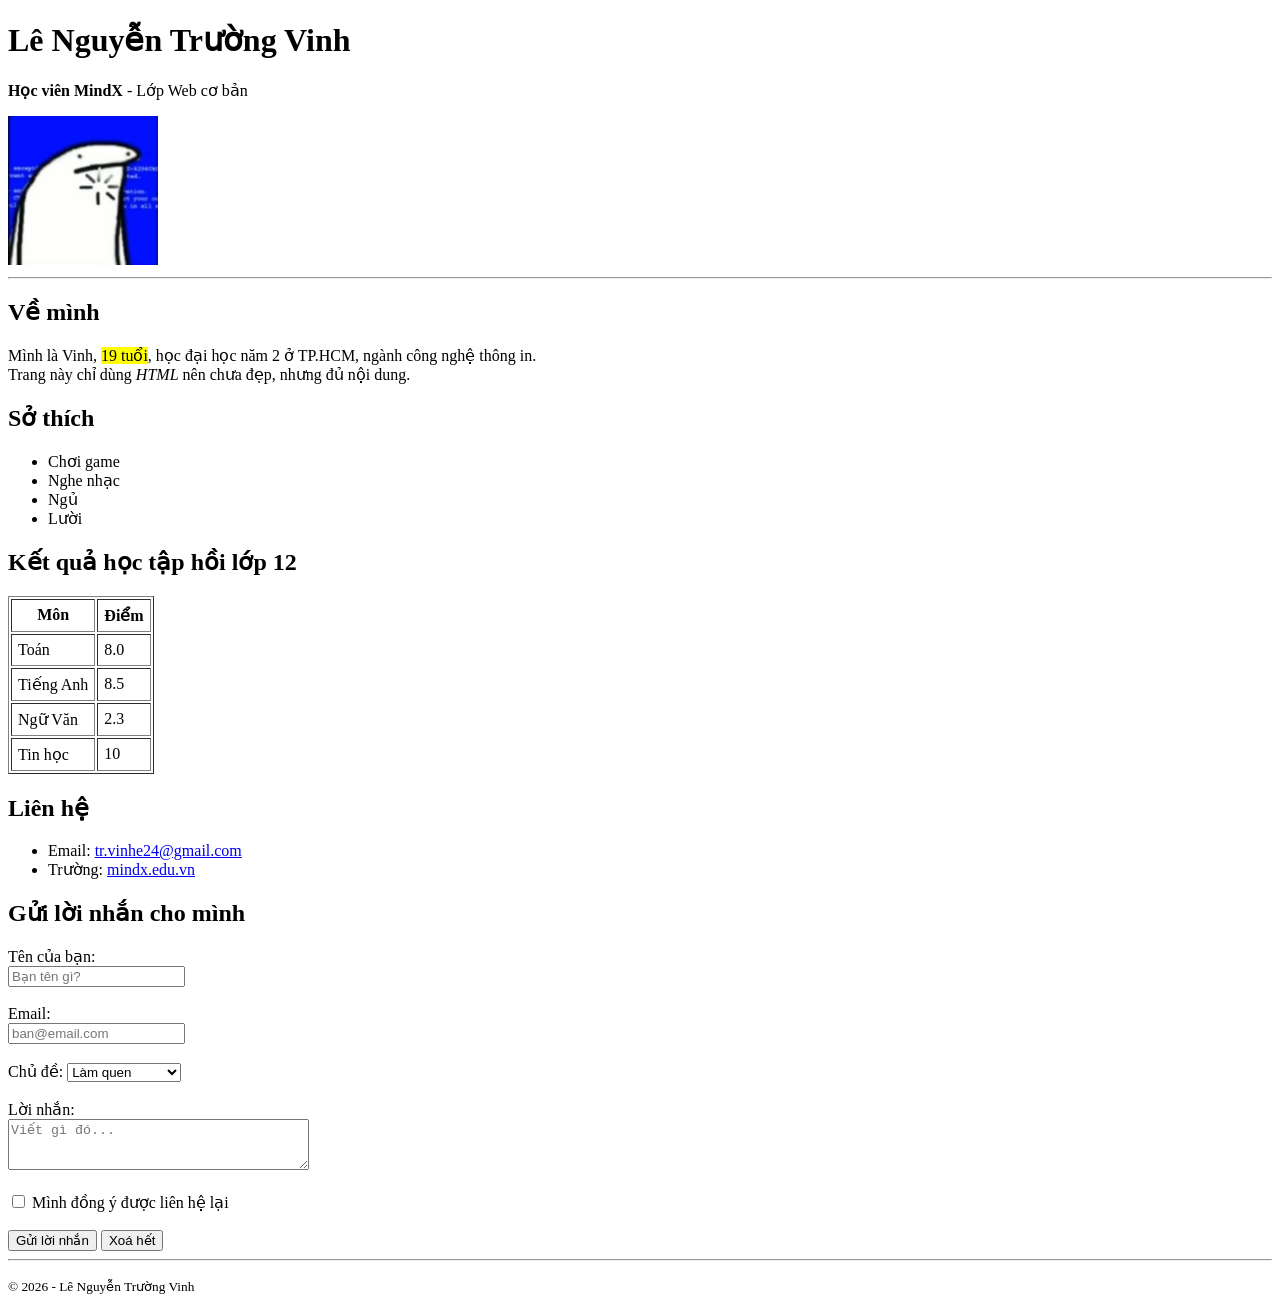
<file: buoi1/index.html>
<!DOCTYPE html>
<html lang="vi">

<head>
    <meta charset="UTF-8">
    <title>Giới thiệu bản thân - Lê Nguyễn Trường Vinh</title>
</head>

<body>

    <h1>Lê Nguyễn Trường Vinh</h1>
    <p><strong>Học viên MindX</strong> - Lớp Web cơ bản</p>

    <img src="./IMG_0166.JPG" alt="Ảnh đại diện" width="150">

    <hr>

    <h2>Về mình</h2>
    <p>
        Mình là Vinh, <mark>19 tuổi</mark>, học đại học năm 2 ở TP.HCM, ngành công nghệ thông in. <br>
        Trang này chỉ dùng <em>HTML</em> nên chưa đẹp, nhưng đủ nội dung.
    </p>

    <h2>Sở thích</h2>
    <ul>
        <li>Chơi game</li>
        <li>Nghe nhạc</li>
        <li>Ngủ</li>
        <li>Lười</li>
    </ul>

    <h2>Kết quả học tập hồi lớp 12</h2>
    <table border="1" cellpadding="6">
        <tbody>
            <tr>
                <th>Môn</th>
                <th>Điểm</th>
            </tr>
            <tr>
                <td>Toán</td>
                <td>8.0</td>
            </tr>
            <tr>
                <td>Tiếng Anh</td>
                <td>8.5</td>
            </tr>
            <tr>
                <td>Ngữ Văn</td>
                <td>2.3</td>
            </tr>
            <tr>
                <td>Tin học</td>
                <td>10</td>
            </tr>
        </tbody>
    </table>

    <h2>Liên hệ</h2>
    <ul>
        <li>Email: <a href="#">tr.vinhe24@gmail.com</a></li>
        <li>Trường: <a href="https://mindx.edu.vn" target="_blank">mindx.edu.vn</a></li>
    </ul>

    <h2>Gửi lời nhắn cho mình</h2>
    <form>
        <label for="ten">Tên của bạn:</label><br>
        <input type="text" placeholder="Bạn tên gì?"><br><br>

        <label for="email">Email:</label><br>
        <input type="email" placeholder="ban@email.com"><br><br>

        <label>Chủ đề:</label>
        <select>
            <option>Làm quen</option>
            <option>Hỏi về lập trình</option>
            <option>Rủ chơi game</option>
        </select><br><br>

        <label>Lời nhắn:</label><br>
        <textarea rows="3" cols="35" placeholder="Viết gì đó..."></textarea><br><br>

        <input type="checkbox">
        <label for="dong-y">Mình đồng ý được liên hệ lại</label><br><br>

        <button type="submit">Gửi lời nhắn</button>
        <button type="reset">Xoá hết</button>
    </form>

    <hr>
    <p><small>&copy; 2026 - Lê Nguyễn Trường Vinh</small></p>

</body>

</html>
</file>
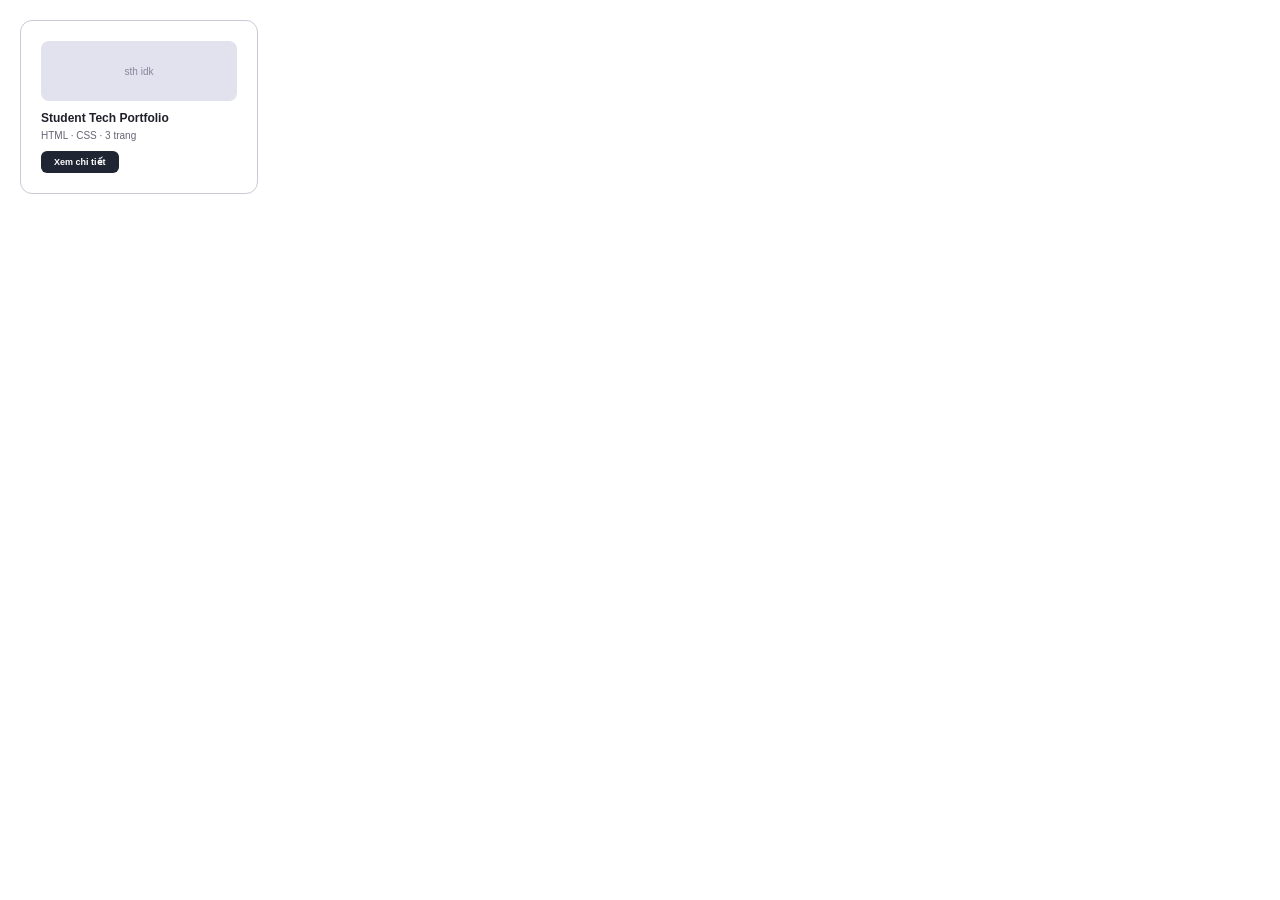
<file: buoi3/index.html>
<!DOCTYPE html>
<html lang="vi">
<head>
    <meta charset="UTF-8">
    <meta name="viewport" content="width=device-width, initial-scale=1.0">
    <title>Student Tech Portfolio</title>
    <link rel="stylesheet" href="style.css">
</head>
<body>

    <div class="card">
        <!-- Thumbnail -->
        <div class="thumbnail">
            sth idk
        </div>

        <!-- Nội dung -->
        <h3>Student Tech Portfolio</h3>

        <p>HTML · CSS · 3 trang</p>

        <button>Xem chi tiết</button>
    </div>

</body>
</html>
</file>
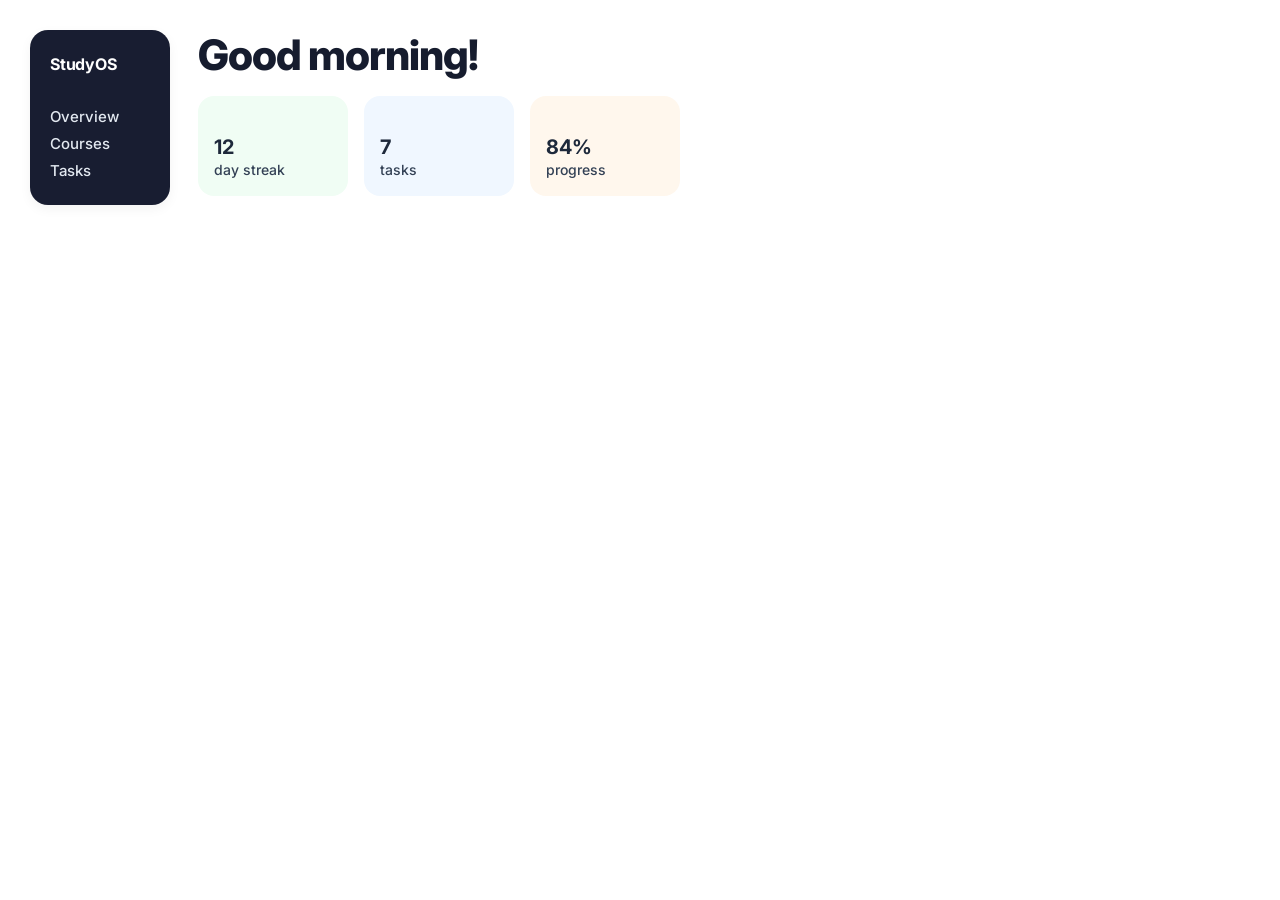
<file: buoi4/index.html>
<!DOCTYPE html>
<html lang="vi">
<head>
  <meta charset="UTF-8">
  <meta name="viewport" content="width=device-width, initial-scale=1.0">
  <title>StudyOS Dashboard</title>
  <link rel="stylesheet" href="style.css">
  <!-- Nhúng font chữ Inter từ Google Fonts -->
  <link rel="preconnect" href="https://fonts.googleapis.com">
  <link rel="preconnect" href="https://fonts.gstatic.com" crossorigin>
  <link href="https://fonts.googleapis.com/css2?family=Inter:wght@400;500;600;700;800&display=swap" rel="stylesheet">
</head>
<body>

  <div class="container">
    <!-- Sidebar / Menu bên trái -->
    <aside class="sidebar">
      <div class="brand">StudyOS</div>
      <nav class="nav-menu">
        <a href="#" class="nav-item active">Overview</a>
        <a href="#" class="nav-item">Courses</a>
        <a href="#" class="nav-item">Tasks</a>
      </nav>
    </aside>

    <!-- Nội dung chính bên phải -->
    <main class="main-content">
      <h1 class="greeting">Good morning!</h1>

      <!-- Các thẻ thống kê -->
      <div class="stats-grid">
        <!-- Thẻ Day Streak -->
        <div class="stat-card streak-card">
          <div class="stat-value">12</div>
          <div class="stat-label">day streak</div>
        </div>

        <!-- Thẻ Tasks -->
        <div class="stat-card tasks-card">
          <div class="stat-value">7</div>
          <div class="stat-label">tasks</div>
        </div>

        <!-- Thẻ Progress -->
        <div class="stat-card progress-card">
          <div class="stat-value">84%</div>
          <div class="stat-label">progress</div>
        </div>
      </div>
    </main>
  </div>

</body>
</html>
</file>
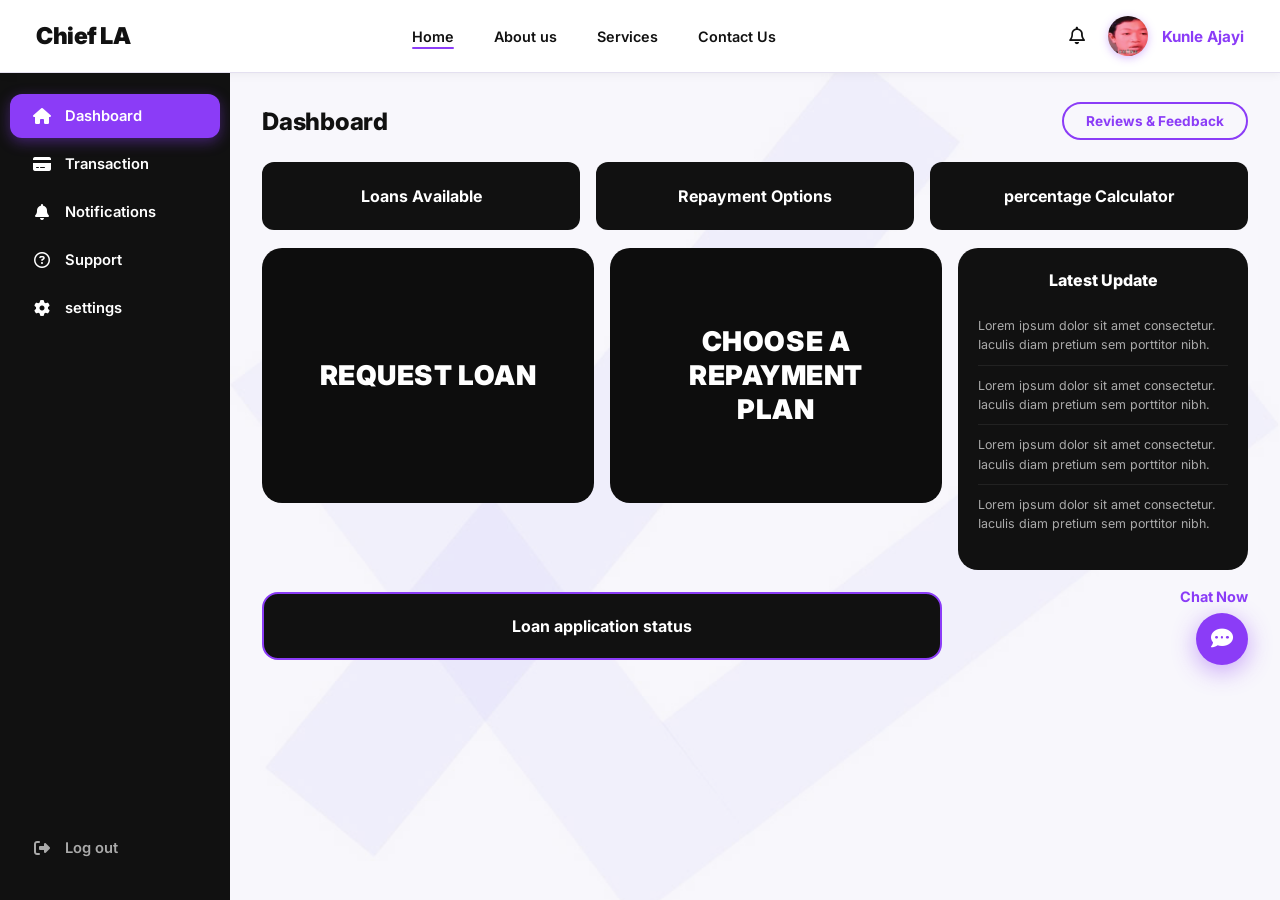
<file: midTerm/index.html>
<!DOCTYPE html>
<html lang="en">

<head>
    <meta charset="UTF-8" />
    <meta name="viewport" content="width=device-width, initial-scale=1.0" />
    <title>Chief LA - Loan Dashboard</title>
    <meta name="description" content="Chief LA - manage your loans, repayment plans, and more from one dashboard." />
    <link rel="preconnect" href="https://fonts.googleapis.com" />
    <link rel="preconnect" href="https://fonts.gstatic.com" crossorigin />
    <link href="https://fonts.googleapis.com/css2?family=Inter:wght@400;500;600;700;800;900&display=swap"
        rel="stylesheet" />
    <link rel="stylesheet" href="https://cdnjs.cloudflare.com/ajax/libs/font-awesome/6.5.0/css/all.min.css" />
    <link rel="stylesheet" href="style.css" />
</head>

<body>

    <nav class="navbar">
        <div class="nav-logo">Chief LA</div>

        <ul class="nav-links">
            <li><a href="#" class="active" id="nav-home">Home</a></li>
            <li><a href="#" id="nav-about">About us</a></li>
            <li><a href="#" id="nav-services">Services</a></li>
            <li><a href="#" id="nav-contact">Contact Us</a></li>
        </ul>

        <div class="nav-right">
            <button class="nav-bell-btn" id="nav-bell-icon" title="Notifications" aria-label="Notifications">
                <i class="fa-regular fa-bell"></i>
            </button>
            <img class="nav-avatar" id="nav-avatar-wrapper" src="./avatar.png" alt="Kunle Ajayi" />
            <span class="nav-username">Kunle Ajayi</span>
        </div>
    </nav>

    <div class="layout">

        <aside class="sidebar">
            <ul class="sidebar-menu">
                <li class="active" id="menu-dashboard">
                    <a href="#">
                        <i class="fa-solid fa-house"></i>
                        <span>Dashboard</span>
                    </a>
                </li>
                <li id="menu-transaction">
                    <a href="#">
                        <i class="fa-solid fa-credit-card"></i>
                        <span>Transaction</span>
                    </a>
                </li>
                <li id="menu-notifications">
                    <a href="#">
                        <i class="fa-solid fa-bell"></i>
                        <span>Notifications</span>
                    </a>
                </li>
                <li id="menu-support">
                    <a href="#">
                        <i class="fa-regular fa-circle-question"></i>
                        <span>Support</span>
                    </a>
                </li>
                <li id="menu-settings">
                    <a href="#">
                        <i class="fa-solid fa-gear"></i>
                        <span>settings</span>
                    </a>
                </li>

                <li class="sidebar-spacer"></li>

                <li class="logout" id="menu-logout">
                    <a href="#">
                        <i class="fa-solid fa-right-from-bracket"></i>
                        <span>Log out</span>
                    </a>
                </li>
            </ul>
        </aside>

        <main class="main">

            <div class="dash-header">
                <h1 class="dash-title">Dashboard</h1>
                <button class="btn-feedback" id="btn-reviews-feedback">Reviews &amp; Feedback</button>
            </div>

            <div class="top-cards">
                <button class="top-card" id="card-loans-available">Loans Available</button>
                <button class="top-card" id="card-repayment-options">Repayment Options</button>
                <button class="top-card" id="card-percentage-calculator">percentage Calculator</button>
            </div>

            <div class="middle-row">
                <button class="big-card" id="card-request-loan">REQUEST LOAN</button>

                <button class="big-card" id="card-repayment-plan">
                    CHOOSE A<br />REPAYMENT<br />PLAN
                </button>

                <div class="update-card" id="card-latest-update">
                    <h2 class="update-title">Latest Update</h2>
                    <ul class="update-items">
                        <li class="update-item">Lorem ipsum dolor sit amet consectetur. Iaculis diam pretium sem
                            porttitor nibh.</li>
                        <li class="update-item">Lorem ipsum dolor sit amet consectetur. Iaculis diam pretium sem
                            porttitor nibh.</li>
                        <li class="update-item">Lorem ipsum dolor sit amet consectetur. Iaculis diam pretium sem
                            porttitor nibh.</li>
                        <li class="update-item">Lorem ipsum dolor sit amet consectetur. Iaculis diam pretium sem
                            porttitor nibh.</li>
                    </ul>
                </div>
            </div>

            <div class="bottom-row">
                <button class="status-card" id="card-loan-status">Loan application status</button>

                <div class="chat-area">
                    <span class="chat-label">Chat Now</span>
                    <button class="chat-btn" id="btn-chat-now" title="Chat Now">
                        <i class="fa-solid fa-comment-dots"></i>
                    </button>
                </div>
            </div>

        </main>
    </div>

</body>

</html>
</file>
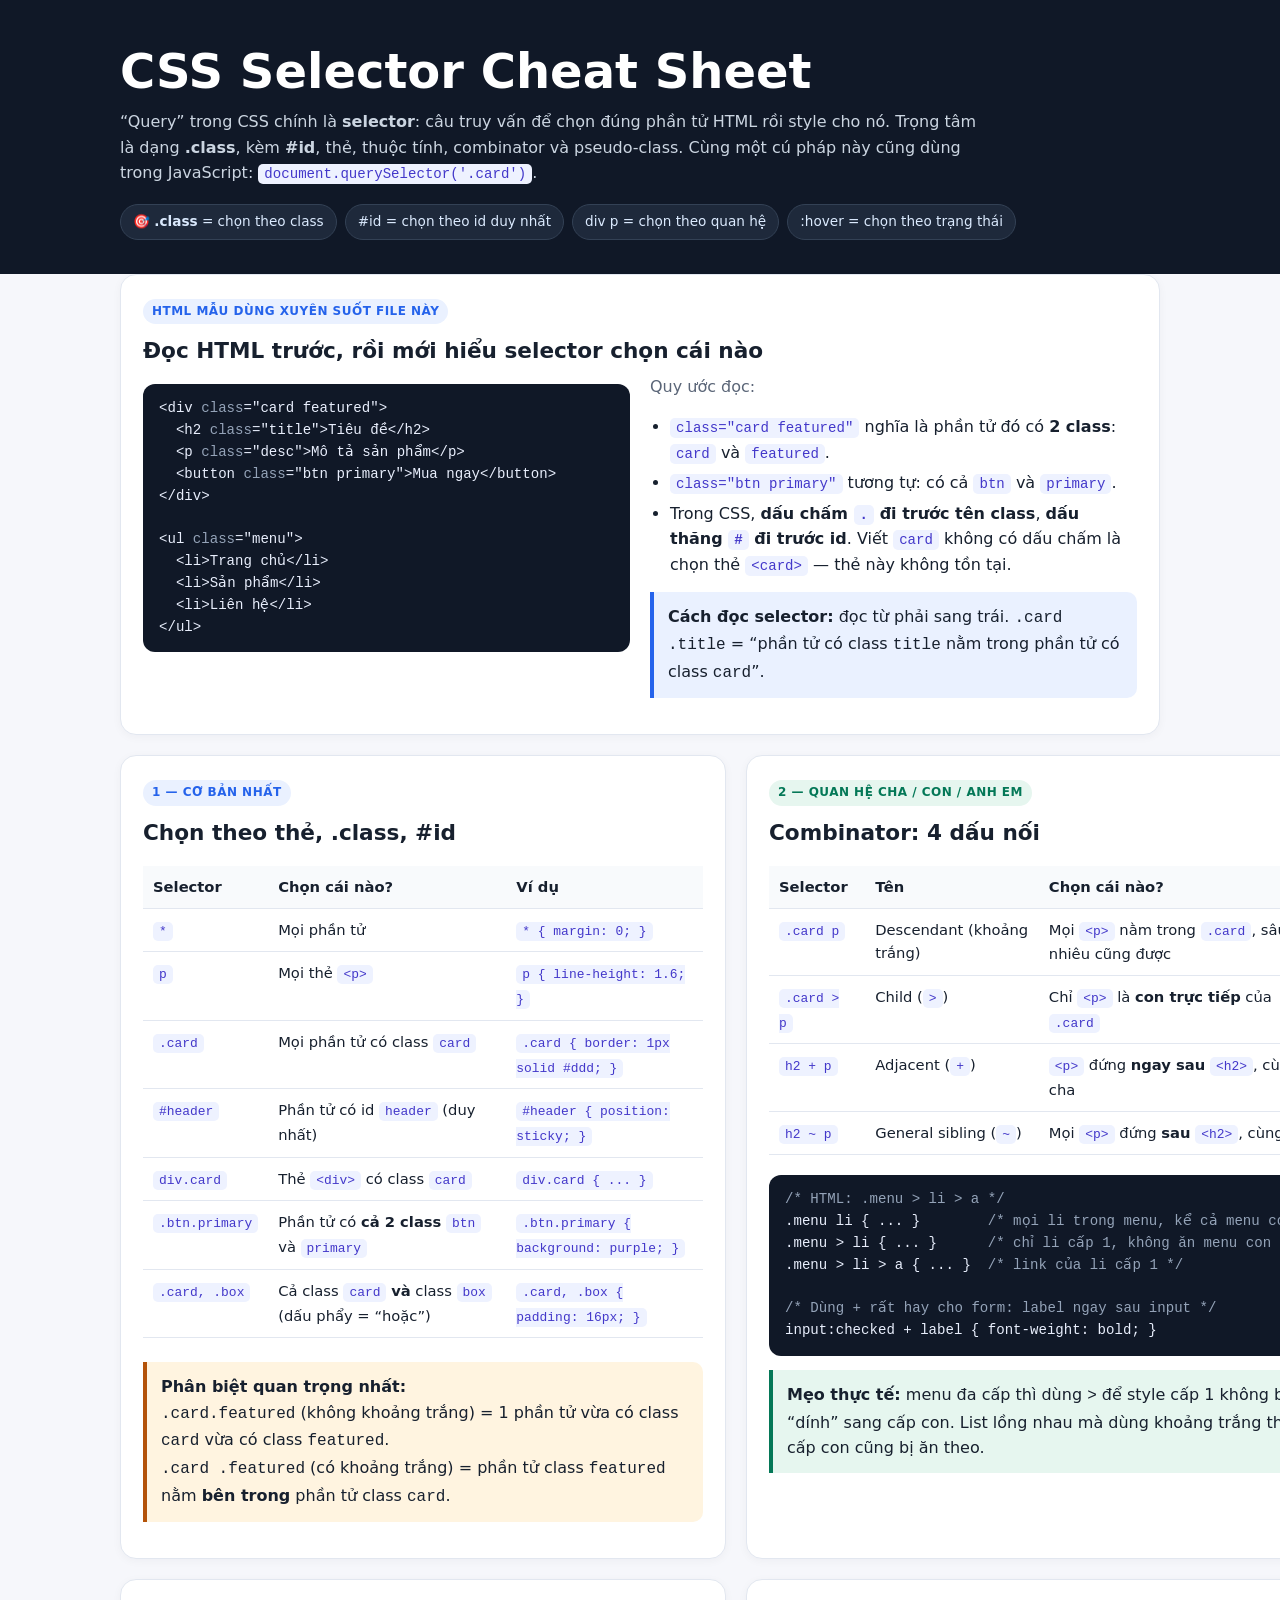
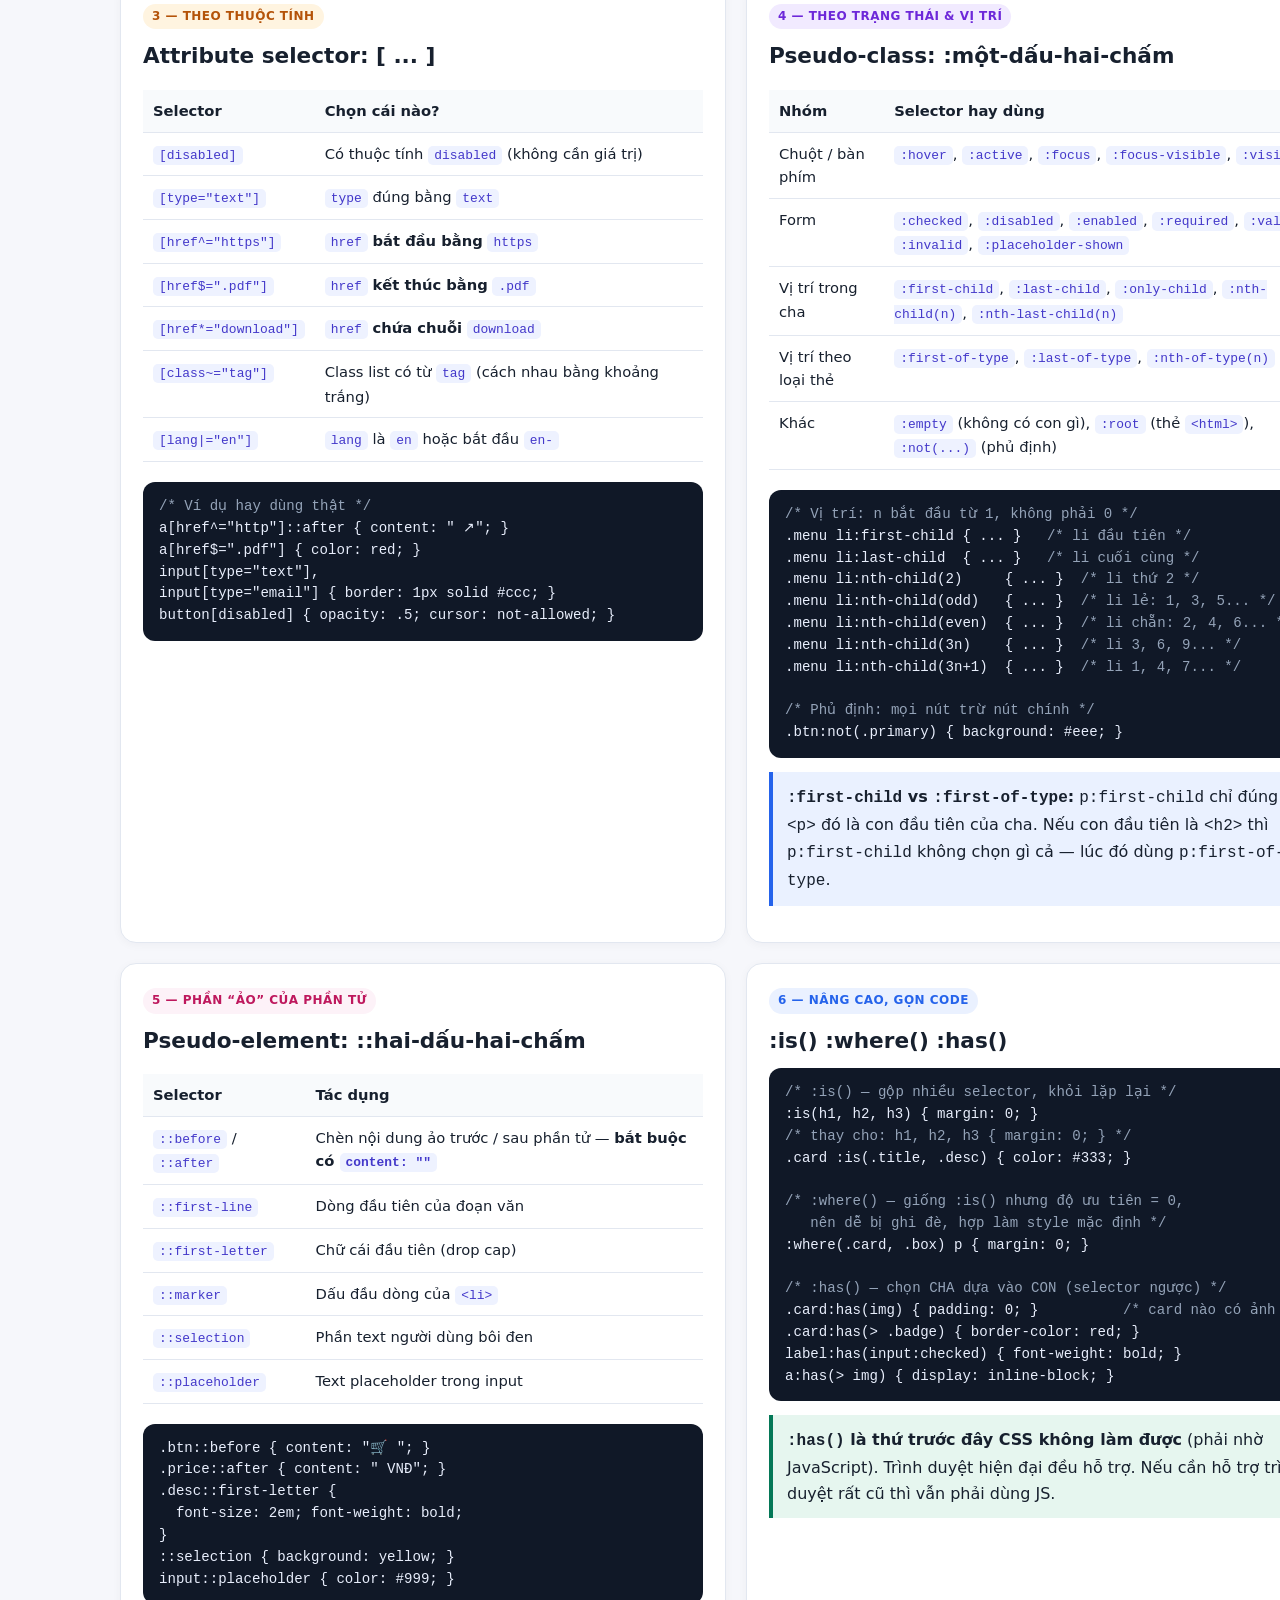
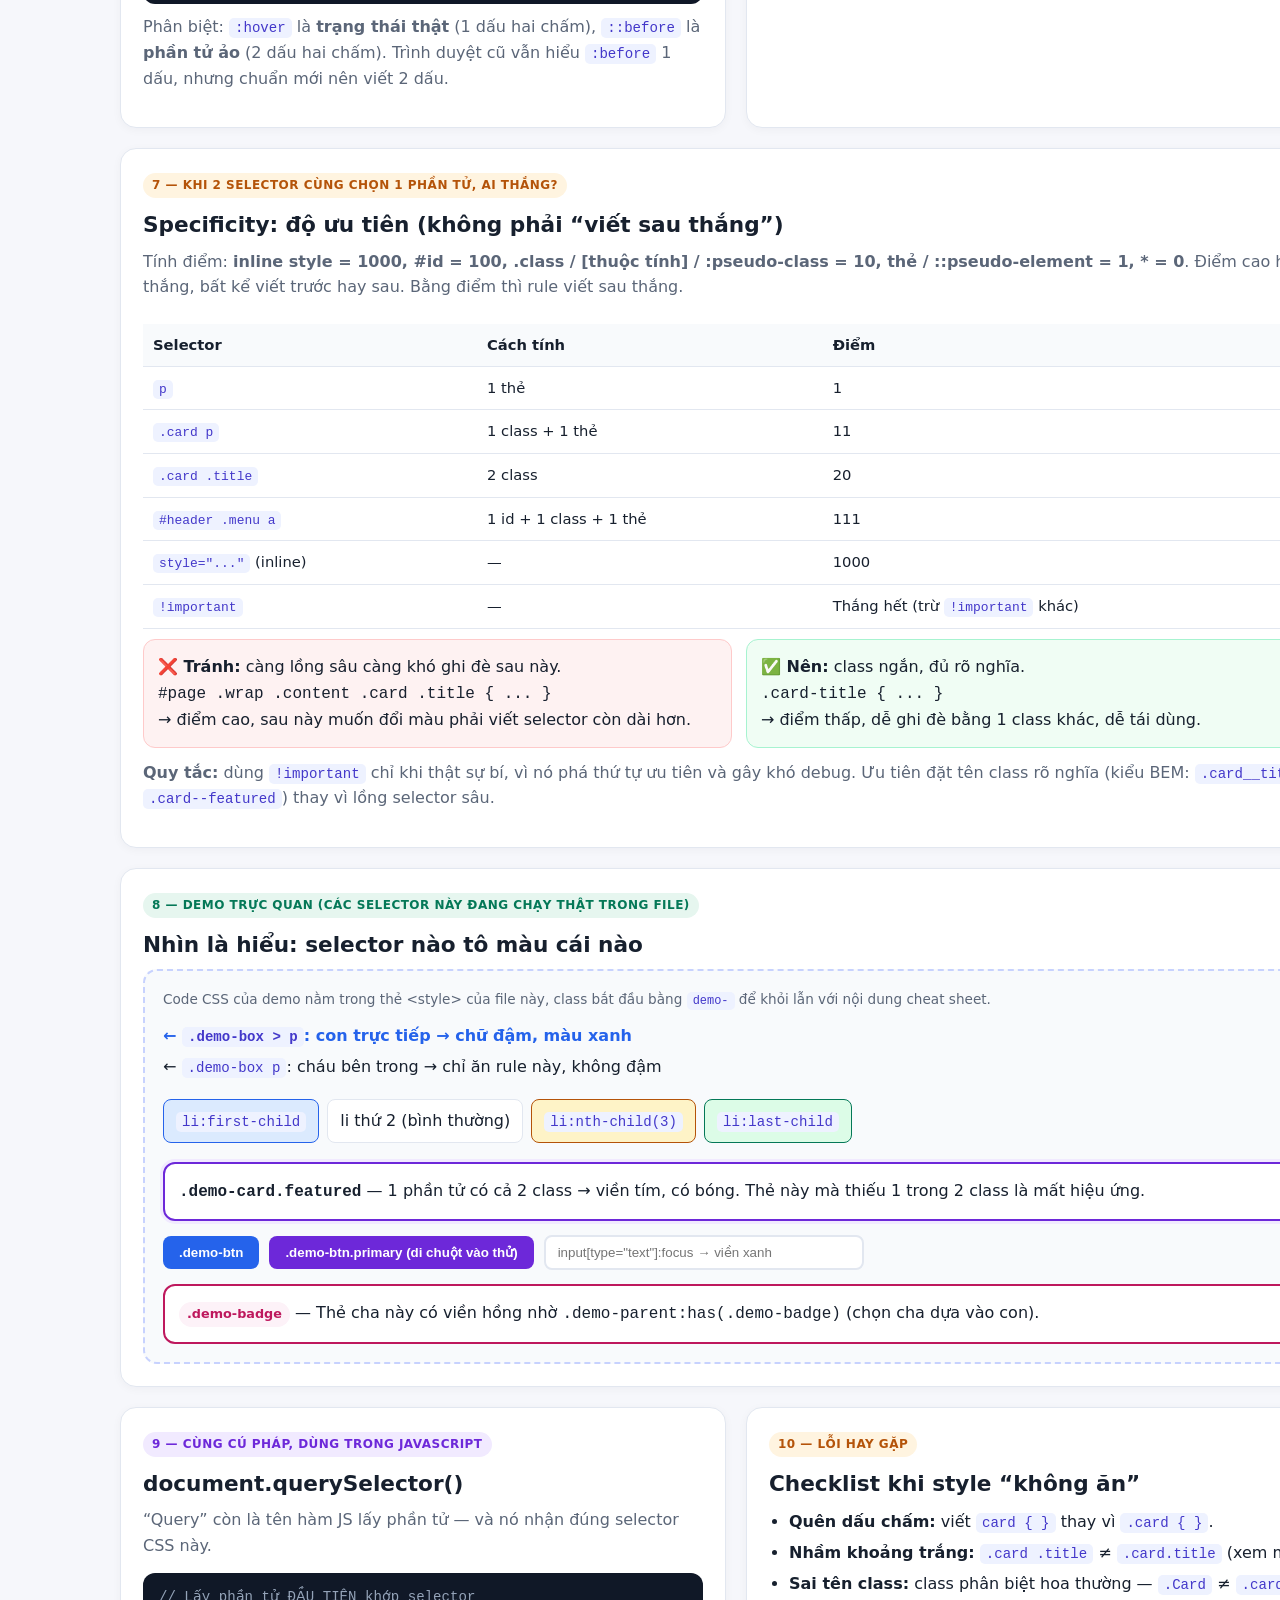
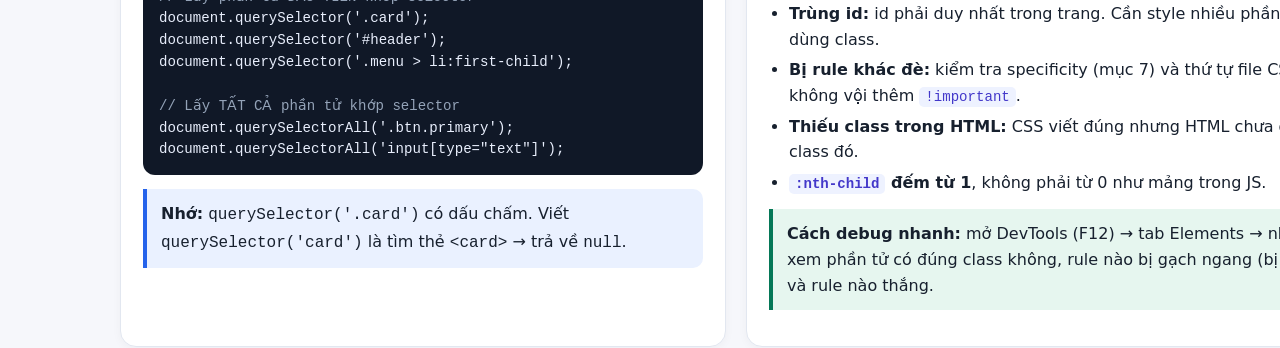
<file: css-query-cheatsheet.html>
<!DOCTYPE html>
<html lang="vi">
<head>
<meta charset="UTF-8">
<meta name="viewport" content="width=device-width, initial-scale=1.0">
<title>CSS Selector Cheat Sheet — Query phần tử HTML bằng .class</title>
<style>
  :root{
    --bg:#f6f7fb; --card:#fff; --ink:#17202e; --muted:#5b6678; --line:#e2e7f0;
    --blue:#2563eb; --blue-soft:#eaf1ff; --green:#047857; --green-soft:#e6f6ef;
    --orange:#b45309; --orange-soft:#fff4e0; --purple:#6d28d9; --purple-soft:#f1eaff;
    --pink:#be185d; --pink-soft:#fdf2f8; --code-bg:#101827; --code-ink:#e8eefc;
  }
  *{box-sizing:border-box}
  body{margin:0;font-family:system-ui,-apple-system,"Segoe UI",Roboto,Arial,sans-serif;background:var(--bg);color:var(--ink);line-height:1.6}
  header.hero{background:#101827;color:#fff;padding:44px 24px 34px}
  .wrap{max-width:1080px;margin:0 auto;padding:0 20px}
  .hero h1{margin:0 0 10px;font-size:clamp(1.9rem,4vw,3rem);line-height:1.15}
  .hero p{margin:0;color:#cbd5e1;max-width:860px}
  .badges{margin-top:18px;display:flex;flex-wrap:wrap;gap:8px}
  .badge{background:#1e293b;border:1px solid #334155;color:#dbeafe;padding:6px 12px;border-radius:999px;font-size:.85rem}
  main{padding:28px 0 50px}
  .grid{display:grid;grid-template-columns:1fr 1fr;gap:20px}
  section.card{background:var(--card);border:1px solid var(--line);border-radius:16px;padding:22px;box-shadow:0 2px 10px rgba(15,23,42,.04)}
  section.card.full{grid-column:1/-1}
  h2{margin:0 0 6px;font-size:1.35rem}
  h3{margin:20px 0 8px;font-size:1.05rem}
  .sub{color:var(--muted);margin:0 0 14px}
  .tag{display:inline-block;font-size:.75rem;font-weight:700;letter-spacing:.04em;text-transform:uppercase;padding:3px 9px;border-radius:999px;margin-bottom:10px}
  .tag.blue{background:var(--blue-soft);color:var(--blue)}
  .tag.green{background:var(--green-soft);color:var(--green)}
  .tag.orange{background:var(--orange-soft);color:var(--orange)}
  .tag.purple{background:var(--purple-soft);color:var(--purple)}
  .tag.pink{background:var(--pink-soft);color:var(--pink)}
  pre{background:var(--code-bg);color:var(--code-ink);padding:14px 16px;border-radius:12px;overflow:auto;font-size:.88rem;line-height:1.55;margin:10px 0}
  code{font-family:ui-monospace,SFMono-Regular,Menlo,Consolas,monospace}
  p code, li code, td code{background:#eef2ff;color:#4338ca;padding:2px 6px;border-radius:5px;font-size:.88em}
  pre code{background:none;color:inherit;padding:0}
  .c{color:#94a3b8}
  .table-wrap{overflow:auto}
  table{width:100%;border-collapse:collapse;font-size:.92rem;margin:10px 0;min-width:560px}
  th,td{text-align:left;padding:9px 10px;border-bottom:1px solid var(--line);vertical-align:top}
  th{background:#f8fafc;white-space:nowrap}
  ul,ol{padding-left:20px;margin:8px 0}
  li{margin:5px 0}
  .note{border-left:4px solid var(--blue);background:var(--blue-soft);padding:12px 14px;border-radius:0 10px 10px 0;margin:14px 0}
  .warn{border-left-color:var(--orange);background:var(--orange-soft)}
  .good{border-left-color:var(--green);background:var(--green-soft)}
  .vs{display:grid;grid-template-columns:1fr 1fr;gap:14px}
  .vs>div{border:1px solid var(--line);border-radius:12px;padding:14px}
  .vs .yes{border-color:#a7f3d0;background:#f0fdf4}
  .vs .no{border-color:#fecaca;background:#fef2f2}

  /* ===== DEMO TRỰC QUAN — chính các selector này đang chạy thật ===== */
  .demo{border:2px dashed #c7d2fe;border-radius:14px;padding:18px;background:#f8fafc}
  .demo .demo-note{font-size:.85rem;color:var(--muted);margin:0 0 12px}
  .demo-box p{margin:6px 0}                                   /* mọi <p> trong .demo-box */
  .demo-box > p{font-weight:700;color:var(--blue)}            /* chỉ <p> là con trực tiếp */
  .demo-list{list-style:none;padding:0;margin:0;display:flex;gap:8px;flex-wrap:wrap}
  .demo-list li{background:#fff;border:1px solid var(--line);border-radius:8px;padding:8px 12px}
  .demo-list li:first-child{background:#dbeafe;border-color:var(--blue)}
  .demo-list li:nth-child(3){background:#fef3c7;border-color:var(--orange)}
  .demo-list li:last-child{background:#dcfce7;border-color:var(--green)}
  .demo-card{border:2px solid var(--line);border-radius:12px;padding:14px;background:#fff;margin-top:12px}
  .demo-card.featured{border-color:var(--purple);box-shadow:0 0 0 3px var(--purple-soft)}
  .demo-btn{border:0;border-radius:8px;padding:9px 16px;background:var(--blue);color:#fff;cursor:pointer;font-weight:600}
  .demo-btn:hover{background:#1d4ed8;transform:translateY(-1px)}
  .demo-btn.primary{background:var(--purple)}
  input.demo-input[type="text"]{border:2px solid var(--line);border-radius:8px;padding:8px 12px;width:100%;max-width:320px}
  input.demo-input[type="text"]:focus{outline:none;border-color:var(--blue)}
  .demo-parent:has(.demo-badge){border-color:var(--pink)}
  .demo-badge{display:inline-block;background:var(--pink-soft);color:var(--pink);font-size:.8rem;font-weight:700;padding:2px 8px;border-radius:999px}
  footer{color:var(--muted);text-align:center;padding:0 20px 36px;font-size:.9rem}
  @media (max-width:768px){
    .grid,.vs{grid-template-columns:1fr}
    header.hero{padding:32px 16px 26px}
    section.card{padding:18px}
  }
</style>
</head>
<body>

<header class="hero">
  <div class="wrap">
    <h1>CSS Selector Cheat Sheet</h1>
    <p>“Query” trong CSS chính là <b>selector</b>: câu truy vấn để chọn đúng phần tử HTML rồi style cho nó. Trọng tâm là dạng <b>.class</b>, kèm <b>#id</b>, thẻ, thuộc tính, combinator và pseudo-class. Cùng một cú pháp này cũng dùng trong JavaScript: <code>document.querySelector('.card')</code>.</p>
    <div class="badges">
      <span class="badge">🎯 <b>.class</b> = chọn theo class</span>
      <span class="badge">#id = chọn theo id duy nhất</span>
      <span class="badge">div p = chọn theo quan hệ</span>
      <span class="badge">:hover = chọn theo trạng thái</span>
    </div>
  </div>
</header>

<main class="wrap">

  <!-- HTML MẪU CHUNG -->
  <section class="card full" style="margin-bottom:20px">
    <span class="tag blue">HTML mẫu dùng xuyên suốt file này</span>
    <h2>Đọc HTML trước, rồi mới hiểu selector chọn cái nào</h2>
    <div class="grid">
      <div>
<pre><code>&lt;div <span class="c">class</span>="card featured"&gt;
  &lt;h2 <span class="c">class</span>="title"&gt;Tiêu đề&lt;/h2&gt;
  &lt;p <span class="c">class</span>="desc"&gt;Mô tả sản phẩm&lt;/p&gt;
  &lt;button <span class="c">class</span>="btn primary"&gt;Mua ngay&lt;/button&gt;
&lt;/div&gt;

&lt;ul <span class="c">class</span>="menu"&gt;
  &lt;li&gt;Trang chủ&lt;/li&gt;
  &lt;li&gt;Sản phẩm&lt;/li&gt;
  &lt;li&gt;Liên hệ&lt;/li&gt;
&lt;/ul&gt;</code></pre>
      </div>
      <div>
        <p class="sub">Quy ước đọc:</p>
        <ul>
          <li><code>class="card featured"</code> nghĩa là phần tử đó có <b>2 class</b>: <code>card</code> và <code>featured</code>.</li>
          <li><code>class="btn primary"</code> tương tự: có cả <code>btn</code> và <code>primary</code>.</li>
          <li>Trong CSS, <b>dấu chấm <code>.</code> đi trước tên class</b>, <b>dấu thăng <code>#</code> đi trước id</b>. Viết <code>card</code> không có dấu chấm là chọn thẻ <code>&lt;card&gt;</code> — thẻ này không tồn tại.</li>
        </ul>
        <div class="note"><b>Cách đọc selector:</b> đọc từ phải sang trái. <code>.card .title</code> = “phần tử có class <code>title</code> nằm trong phần tử có class <code>card</code>”.</div>
      </div>
    </div>
  </section>

  <div class="grid">

    <!-- 1. CƠ BẢN -->
    <section class="card">
      <span class="tag blue">1 — Cơ bản nhất</span>
      <h2>Chọn theo thẻ, .class, #id</h2>
      <div class="table-wrap">
      <table>
        <tr><th>Selector</th><th>Chọn cái nào?</th><th>Ví dụ</th></tr>
        <tr><td><code>*</code></td><td>Mọi phần tử</td><td><code>* { margin: 0; }</code></td></tr>
        <tr><td><code>p</code></td><td>Mọi thẻ <code>&lt;p&gt;</code></td><td><code>p { line-height: 1.6; }</code></td></tr>
        <tr><td><code>.card</code></td><td>Mọi phần tử có class <code>card</code></td><td><code>.card { border: 1px solid #ddd; }</code></td></tr>
        <tr><td><code>#header</code></td><td>Phần tử có id <code>header</code> (duy nhất)</td><td><code>#header { position: sticky; }</code></td></tr>
        <tr><td><code>div.card</code></td><td>Thẻ <code>&lt;div&gt;</code> có class <code>card</code></td><td><code>div.card { ... }</code></td></tr>
        <tr><td><code>.btn.primary</code></td><td>Phần tử có <b>cả 2 class</b> <code>btn</code> và <code>primary</code></td><td><code>.btn.primary { background: purple; }</code></td></tr>
        <tr><td><code>.card, .box</code></td><td>Cả class <code>card</code> <b>và</b> class <code>box</code> (dấu phẩy = “hoặc”)</td><td><code>.card, .box { padding: 16px; }</code></td></tr>
      </table>
      </div>
      <div class="note warn"><b>Phân biệt quan trọng nhất:</b><br>
      <code>.card.featured</code> (không khoảng trắng) = 1 phần tử vừa có class <code>card</code> vừa có class <code>featured</code>.<br>
      <code>.card .featured</code> (có khoảng trắng) = phần tử class <code>featured</code> nằm <b>bên trong</b> phần tử class <code>card</code>.</div>
    </section>

    <!-- 2. COMBINATOR -->
    <section class="card">
      <span class="tag green">2 — Quan hệ cha / con / anh em</span>
      <h2>Combinator: 4 dấu nối</h2>
      <div class="table-wrap">
      <table>
        <tr><th>Selector</th><th>Tên</th><th>Chọn cái nào?</th></tr>
        <tr><td><code>.card p</code></td><td>Descendant (khoảng trắng)</td><td>Mọi <code>&lt;p&gt;</code> nằm trong <code>.card</code>, sâu bao nhiêu cũng được</td></tr>
        <tr><td><code>.card &gt; p</code></td><td>Child (<code>&gt;</code>)</td><td>Chỉ <code>&lt;p&gt;</code> là <b>con trực tiếp</b> của <code>.card</code></td></tr>
        <tr><td><code>h2 + p</code></td><td>Adjacent (<code>+</code>)</td><td><code>&lt;p&gt;</code> đứng <b>ngay sau</b> <code>&lt;h2&gt;</code>, cùng cha</td></tr>
        <tr><td><code>h2 ~ p</code></td><td>General sibling (<code>~</code>)</td><td>Mọi <code>&lt;p&gt;</code> đứng <b>sau</b> <code>&lt;h2&gt;</code>, cùng cha</td></tr>
      </table>
      </div>
<pre><code><span class="c">/* HTML: .menu > li > a */</span>
.menu li { ... }        <span class="c">/* mọi li trong menu, kể cả menu con */</span>
.menu &gt; li { ... }      <span class="c">/* chỉ li cấp 1, không ăn menu con */</span>
.menu &gt; li &gt; a { ... }  <span class="c">/* link của li cấp 1 */</span>

<span class="c">/* Dùng + rất hay cho form: label ngay sau input */</span>
input:checked + label { font-weight: bold; }</code></pre>
      <div class="note good"><b>Mẹo thực tế:</b> menu đa cấp thì dùng <code>&gt;</code> để style cấp 1 không bị “dính” sang cấp con. List lồng nhau mà dùng khoảng trắng thì cấp con cũng bị ăn theo.</div>
    </section>

    <!-- 3. ATTRIBUTE -->
    <section class="card">
      <span class="tag orange">3 — Theo thuộc tính</span>
      <h2>Attribute selector: [ ... ]</h2>
      <div class="table-wrap">
      <table>
        <tr><th>Selector</th><th>Chọn cái nào?</th></tr>
        <tr><td><code>[disabled]</code></td><td>Có thuộc tính <code>disabled</code> (không cần giá trị)</td></tr>
        <tr><td><code>[type="text"]</code></td><td><code>type</code> đúng bằng <code>text</code></td></tr>
        <tr><td><code>[href^="https"]</code></td><td><code>href</code> <b>bắt đầu bằng</b> <code>https</code></td></tr>
        <tr><td><code>[href$=".pdf"]</code></td><td><code>href</code> <b>kết thúc bằng</b> <code>.pdf</code></td></tr>
        <tr><td><code>[href*="download"]</code></td><td><code>href</code> <b>chứa chuỗi</b> <code>download</code></td></tr>
        <tr><td><code>[class~="tag"]</code></td><td>Class list có từ <code>tag</code> (cách nhau bằng khoảng trắng)</td></tr>
        <tr><td><code>[lang|="en"]</code></td><td><code>lang</code> là <code>en</code> hoặc bắt đầu <code>en-</code></td></tr>
      </table>
      </div>
<pre><code><span class="c">/* Ví dụ hay dùng thật */</span>
a[href^="http"]::after { content: " ↗"; }
a[href$=".pdf"] { color: red; }
input[type="text"],
input[type="email"] { border: 1px solid #ccc; }
button[disabled] { opacity: .5; cursor: not-allowed; }</code></pre>
    </section>

    <!-- 4. PSEUDO-CLASS -->
    <section class="card">
      <span class="tag purple">4 — Theo trạng thái &amp; vị trí</span>
      <h2>Pseudo-class: :một-dấu-hai-chấm</h2>
      <div class="table-wrap">
      <table>
        <tr><th>Nhóm</th><th>Selector hay dùng</th></tr>
        <tr><td>Chuột / bàn phím</td><td><code>:hover</code>, <code>:active</code>, <code>:focus</code>, <code>:focus-visible</code>, <code>:visited</code></td></tr>
        <tr><td>Form</td><td><code>:checked</code>, <code>:disabled</code>, <code>:enabled</code>, <code>:required</code>, <code>:valid</code>, <code>:invalid</code>, <code>:placeholder-shown</code></td></tr>
        <tr><td>Vị trí trong cha</td><td><code>:first-child</code>, <code>:last-child</code>, <code>:only-child</code>, <code>:nth-child(n)</code>, <code>:nth-last-child(n)</code></td></tr>
        <tr><td>Vị trí theo loại thẻ</td><td><code>:first-of-type</code>, <code>:last-of-type</code>, <code>:nth-of-type(n)</code></td></tr>
        <tr><td>Khác</td><td><code>:empty</code> (không có con gì), <code>:root</code> (thẻ <code>&lt;html&gt;</code>), <code>:not(...)</code> (phủ định)</td></tr>
      </table>
      </div>
<pre><code><span class="c">/* Vị trí: n bắt đầu từ 1, không phải 0 */</span>
.menu li:first-child { ... }   <span class="c">/* li đầu tiên */</span>
.menu li:last-child  { ... }   <span class="c">/* li cuối cùng */</span>
.menu li:nth-child(2)     { ... }  <span class="c">/* li thứ 2 */</span>
.menu li:nth-child(odd)   { ... }  <span class="c">/* li lẻ: 1, 3, 5... */</span>
.menu li:nth-child(even)  { ... }  <span class="c">/* li chẵn: 2, 4, 6... */</span>
.menu li:nth-child(3n)    { ... }  <span class="c">/* li 3, 6, 9... */</span>
.menu li:nth-child(3n+1)  { ... }  <span class="c">/* li 1, 4, 7... */</span>

<span class="c">/* Phủ định: mọi nút trừ nút chính */</span>
.btn:not(.primary) { background: #eee; }</code></pre>
      <div class="note"><b><code>:first-child</code> vs <code>:first-of-type</code>:</b> <code>p:first-child</code> chỉ đúng khi <code>&lt;p&gt;</code> đó là con đầu tiên của cha. Nếu con đầu tiên là <code>&lt;h2&gt;</code> thì <code>p:first-child</code> không chọn gì cả — lúc đó dùng <code>p:first-of-type</code>.</div>
    </section>

    <!-- 5. PSEUDO-ELEMENT -->
    <section class="card">
      <span class="tag pink">5 — Phần “ảo” của phần tử</span>
      <h2>Pseudo-element: ::hai-dấu-hai-chấm</h2>
      <div class="table-wrap">
      <table>
        <tr><th>Selector</th><th>Tác dụng</th></tr>
        <tr><td><code>::before</code> / <code>::after</code></td><td>Chèn nội dung ảo trước / sau phần tử — <b>bắt buộc có <code>content: ""</code></b></td></tr>
        <tr><td><code>::first-line</code></td><td>Dòng đầu tiên của đoạn văn</td></tr>
        <tr><td><code>::first-letter</code></td><td>Chữ cái đầu tiên (drop cap)</td></tr>
        <tr><td><code>::marker</code></td><td>Dấu đầu dòng của <code>&lt;li&gt;</code></td></tr>
        <tr><td><code>::selection</code></td><td>Phần text người dùng bôi đen</td></tr>
        <tr><td><code>::placeholder</code></td><td>Text placeholder trong input</td></tr>
      </table>
      </div>
<pre><code>.btn::before { content: "🛒 "; }
.price::after { content: " VNĐ"; }
.desc::first-letter {
  font-size: 2em; font-weight: bold;
}
::selection { background: yellow; }
input::placeholder { color: #999; }</code></pre>
      <p class="sub">Phân biệt: <code>:hover</code> là <b>trạng thái thật</b> (1 dấu hai chấm), <code>::before</code> là <b>phần tử ảo</b> (2 dấu hai chấm). Trình duyệt cũ vẫn hiểu <code>:before</code> 1 dấu, nhưng chuẩn mới nên viết 2 dấu.</p>
    </section>

    <!-- 6. NÂNG CAO -->
    <section class="card">
      <span class="tag blue">6 — Nâng cao, gọn code</span>
      <h2>:is() :where() :has()</h2>
<pre><code><span class="c">/* :is() — gộp nhiều selector, khỏi lặp lại */</span>
:is(h1, h2, h3) { margin: 0; }
<span class="c">/* thay cho: h1, h2, h3 { margin: 0; } */</span>
.card :is(.title, .desc) { color: #333; }

<span class="c">/* :where() — giống :is() nhưng độ ưu tiên = 0,
   nên dễ bị ghi đè, hợp làm style mặc định */</span>
:where(.card, .box) p { margin: 0; }

<span class="c">/* :has() — chọn CHA dựa vào CON (selector ngược) */</span>
.card:has(img) { padding: 0; }          <span class="c">/* card nào có ảnh */</span>
.card:has(&gt; .badge) { border-color: red; }
label:has(input:checked) { font-weight: bold; }
a:has(&gt; img) { display: inline-block; }</code></pre>
      <div class="note good"><b><code>:has()</code> là thứ trước đây CSS không làm được</b> (phải nhờ JavaScript). Trình duyệt hiện đại đều hỗ trợ. Nếu cần hỗ trợ trình duyệt rất cũ thì vẫn phải dùng JS.</div>
    </section>

    <!-- 7. SPECIFICITY -->
    <section class="card full">
      <span class="tag orange">7 — Khi 2 selector cùng chọn 1 phần tử, ai thắng?</span>
      <h2>Specificity: độ ưu tiên (không phải “viết sau thắng”)</h2>
      <p class="sub">Tính điểm: <b>inline style = 1000, #id = 100, .class / [thuộc tính] / :pseudo-class = 10, thẻ / ::pseudo-element = 1, * = 0</b>. Điểm cao hơn thắng, bất kể viết trước hay sau. Bằng điểm thì rule viết sau thắng.</p>
      <div class="table-wrap">
      <table>
        <tr><th>Selector</th><th>Cách tính</th><th>Điểm</th></tr>
        <tr><td><code>p</code></td><td>1 thẻ</td><td>1</td></tr>
        <tr><td><code>.card p</code></td><td>1 class + 1 thẻ</td><td>11</td></tr>
        <tr><td><code>.card .title</code></td><td>2 class</td><td>20</td></tr>
        <tr><td><code>#header .menu a</code></td><td>1 id + 1 class + 1 thẻ</td><td>111</td></tr>
        <tr><td><code>style="..."</code> (inline)</td><td>—</td><td>1000</td></tr>
        <tr><td><code>!important</code></td><td>—</td><td>Thắng hết (trừ <code>!important</code> khác)</td></tr>
      </table>
      </div>
      <div class="vs">
        <div class="no"><b>❌ Tránh:</b> càng lồng sâu càng khó ghi đè sau này.<br><code>#page .wrap .content .card .title { ... }</code><br>→ điểm cao, sau này muốn đổi màu phải viết selector còn dài hơn.</div>
        <div class="yes"><b>✅ Nên:</b> class ngắn, đủ rõ nghĩa.<br><code>.card-title { ... }</code><br>→ điểm thấp, dễ ghi đè bằng 1 class khác, dễ tái dùng.</div>
      </div>
      <p class="sub" style="margin-top:12px"><b>Quy tắc:</b> dùng <code>!important</code> chỉ khi thật sự bí, vì nó phá thứ tự ưu tiên và gây khó debug. Ưu tiên đặt tên class rõ nghĩa (kiểu BEM: <code>.card__title</code>, <code>.card--featured</code>) thay vì lồng selector sâu.</p>
    </section>

    <!-- 8. DEMO -->
    <section class="card full">
      <span class="tag green">8 — Demo trực quan (các selector này đang chạy thật trong file)</span>
      <h2>Nhìn là hiểu: selector nào tô màu cái nào</h2>
      <div class="demo">
        <p class="demo-note">Code CSS của demo nằm trong thẻ &lt;style&gt; của file này, class bắt đầu bằng <code>demo-</code> để khỏi lẫn với nội dung cheat sheet.</p>

        <div class="demo-box">
          <p>← <code>.demo-box &gt; p</code>: con trực tiếp → chữ đậm, màu xanh</p>
          <div><p>← <code>.demo-box p</code>: cháu bên trong → chỉ ăn rule này, không đậm</p></div>
        </div>

        <ul class="demo-list" style="margin-top:14px">
          <li><code>li:first-child</code></li>
          <li>li thứ 2 (bình thường)</li>
          <li><code>li:nth-child(3)</code></li>
          <li><code>li:last-child</code></li>
        </ul>

        <div class="demo-card featured" style="margin-top:14px">
          <b><code>.demo-card.featured</code></b> — 1 phần tử có cả 2 class → viền tím, có bóng. Thẻ này mà thiếu 1 trong 2 class là mất hiệu ứng.
        </div>

        <div style="margin-top:14px;display:flex;gap:10px;flex-wrap:wrap;align-items:center">
          <button class="demo-btn">.demo-btn</button>
          <button class="demo-btn primary">.demo-btn.primary (di chuột vào thử)</button>
          <input class="demo-input" type="text" placeholder="input[type=&quot;text&quot;]:focus → viền xanh">
        </div>

        <div class="demo-card demo-parent" style="margin-top:14px">
          <span class="demo-badge">.demo-badge</span> — Thẻ cha này có viền hồng nhờ <code>.demo-parent:has(.demo-badge)</code> (chọn cha dựa vào con).
        </div>
      </div>
    </section>

    <!-- 9. JS + LỖI -->
    <section class="card">
      <span class="tag purple">9 — Cùng cú pháp, dùng trong JavaScript</span>
      <h2>document.querySelector()</h2>
      <p class="sub">“Query” còn là tên hàm JS lấy phần tử — và nó nhận đúng selector CSS này.</p>
<pre><code><span class="c">// Lấy phần tử ĐẦU TIÊN khớp selector</span>
document.querySelector('.card');
document.querySelector('#header');
document.querySelector('.menu &gt; li:first-child');

<span class="c">// Lấy TẤT CẢ phần tử khớp selector</span>
document.querySelectorAll('.btn.primary');
document.querySelectorAll('input[type="text"]');</code></pre>
      <div class="note"><b>Nhớ:</b> <code>querySelector('.card')</code> có dấu chấm. Viết <code>querySelector('card')</code> là tìm thẻ <code>&lt;card&gt;</code> → trả về <code>null</code>.</div>
    </section>

    <section class="card">
      <span class="tag orange">10 — Lỗi hay gặp</span>
      <h2>Checklist khi style “không ăn”</h2>
      <ul>
        <li><b>Quên dấu chấm:</b> viết <code>card { }</code> thay vì <code>.card { }</code>.</li>
        <li><b>Nhầm khoảng trắng:</b> <code>.card .title</code> ≠ <code>.card.title</code> (xem mục 1).</li>
        <li><b>Sai tên class:</b> class phân biệt hoa thường — <code>.Card</code> ≠ <code>.card</code>.</li>
        <li><b>Trùng id:</b> id phải duy nhất trong trang. Cần style nhiều phần tử → dùng class.</li>
        <li><b>Bị rule khác đè:</b> kiểm tra specificity (mục 7) và thứ tự file CSS — không vội thêm <code>!important</code>.</li>
        <li><b>Thiếu class trong HTML:</b> CSS viết đúng nhưng HTML chưa gắn class đó.</li>
        <li><b><code>:nth-child</code> đếm từ 1</b>, không phải từ 0 như mảng trong JS.</li>
      </ul>
      <div class="note good"><b>Cách debug nhanh:</b> mở DevTools (F12) → tab Elements → nhìn xem phần tử có đúng class không, rule nào bị gạch ngang (bị đè) và rule nào thắng.</div>
    </section>

  </div>
</main>

<footer>
  Nhớ nhanh: <b>.</b> = class, <b>#</b> = id, <b>khoảng trắng</b> = nằm trong, <b>&gt;</b> = con trực tiếp, <b>+</b> = ngay sau, <b>~</b> = sau đó, <b>:</b> = trạng thái, <b>::</b> = phần ảo.
</footer>

</body>
</html>
</file>
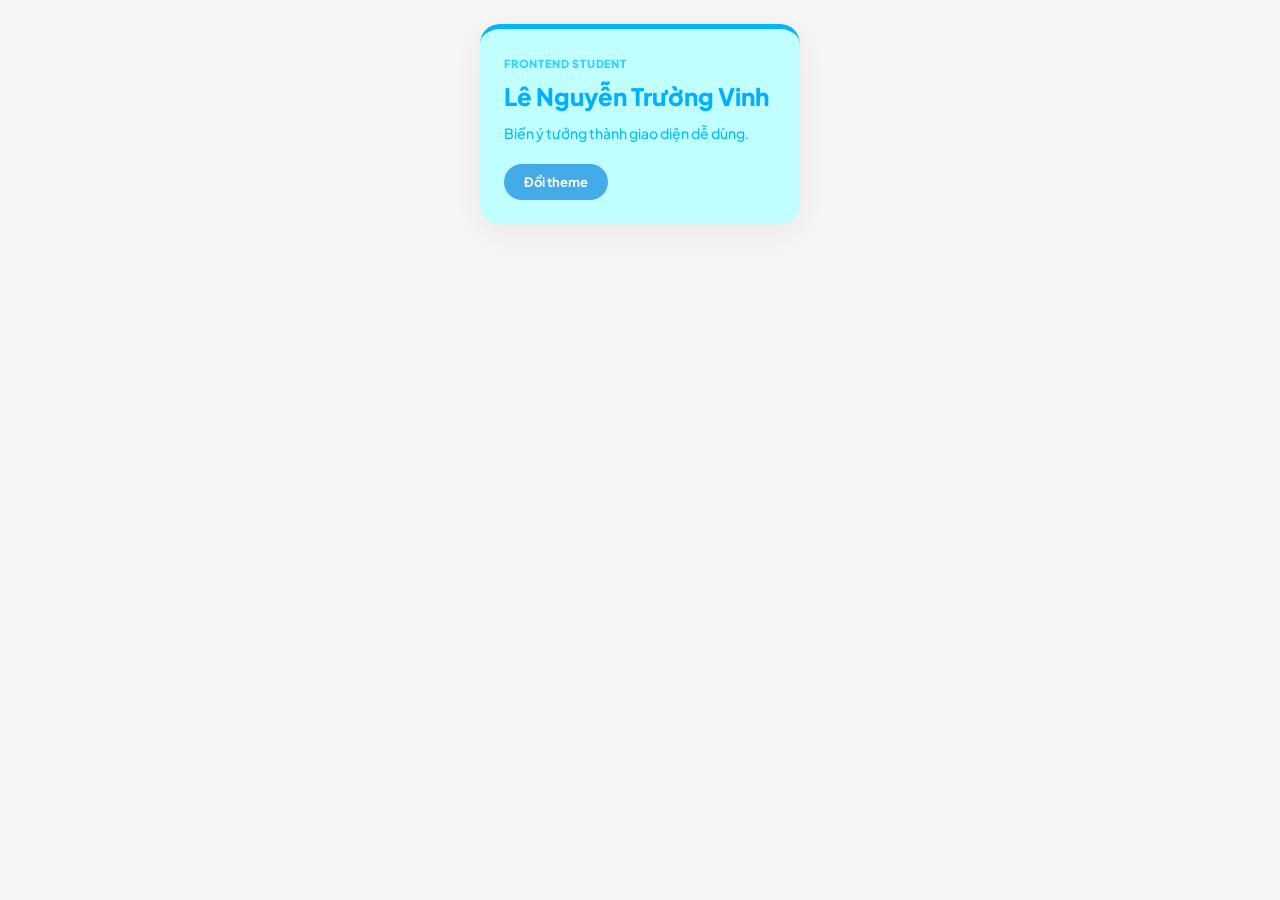
<file: buoi2/BTidk.html>
<!DOCTYPE html>
<html lang="vi">
<head>
    <meta charset="UTF-8">
    <meta name="viewport" content="width=device-width, initial-scale=1.0">
    <link rel="stylesheet" href="style.css">
    <title>Profile Card - HTML & CSS</title>
</head>
<body>

    <div class="card">
        <p class="tag">Frontend Student</p>
        <h2 class="name">Lê Nguyễn Trường Vinh</h2>
        <p class="description">Biến ý tưởng thành giao diện dễ dùng.</p>
        <button class="btn-theme">Đổi theme</button>
    </div>

</body>
</html>
</file>
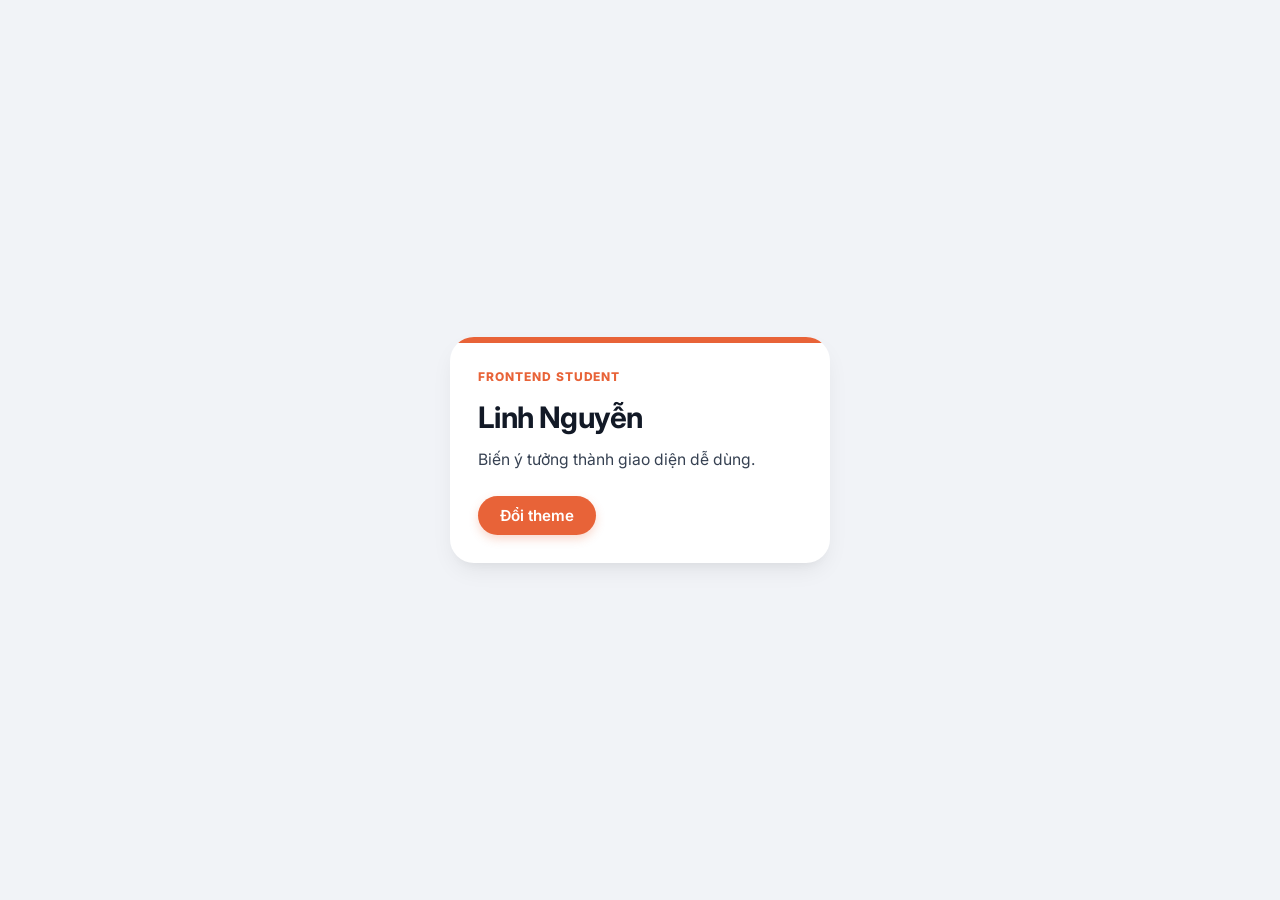
<file: buoi2/BTThucHanh.html>
<!DOCTYPE html>
<html lang="vi">
<head>
    <meta charset="UTF-8">
    <meta name="viewport" content="width=device-width, initial-scale=1.0">
    <title>Profile Card Component</title>
    <!-- Inter Font -->
    <link rel="preconnect" href="https://fonts.googleapis.com">
    <link rel="preconnect" href="https://fonts.gstatic.com" crossorigin>
    <link href="https://fonts.googleapis.com/css2?family=Inter:wght@400;500;600;700;800&display=swap" rel="stylesheet">
    
    <style>
        :root {
            --bg-color: #f1f3f7;
            --card-bg: #ffffff;
            --card-border-top: #e86338;
            --badge-color: #e86338;
            --title-color: #121926;
            --subtitle-color: #364152;
            --btn-bg: #e86338;
            --btn-bg-hover: #d2532a;
            --btn-text: #ffffff;
            --shadow: 0 10px 25px -5px rgba(0, 0, 0, 0.08), 0 8px 10px -6px rgba(0, 0, 0, 0.04);
        }

        /* Dark Theme Color Palette */
        [data-theme="dark"] {
            --bg-color: #0f172a;
            --card-bg: #1e293b;
            --card-border-top: #f97316;
            --badge-color: #fb923c;
            --title-color: #f8fafc;
            --subtitle-color: #cbd5e1;
            --btn-bg: #f97316;
            --btn-bg-hover: #ea580c;
            --btn-text: #ffffff;
            --shadow: 0 20px 25px -5px rgba(0, 0, 0, 0.3), 0 8px 10px -6px rgba(0, 0, 0, 0.2);
        }

        * {
            box-sizing: border-box;
            margin: 0;
            padding: 0;
            font-family: 'Inter', -apple-system, BlinkMacSystemFont, "Segoe UI", Roboto, sans-serif;
            transition: background-color 0.3s ease, color 0.3s ease, border-color 0.3s ease, box-shadow 0.3s ease;
        }

        body {
            background-color: var(--bg-color);
            min-height: 100vh;
            display: flex;
            justify-content: center;
            align-items: center;
            padding: 20px;
        }

        .card-container {
            width: 100%;
            max-width: 380px;
            position: relative;
        }

        .card {
            background-color: var(--card-bg);
            border-radius: 24px;
            padding: 32px 28px 28px 28px;
            box-shadow: var(--shadow);
            position: relative;
            overflow: hidden;
        }

        /* Orange curved bar at top */
        .card::before {
            content: "";
            position: absolute;
            top: 0;
            left: 0;
            right: 0;
            height: 6px;
            background-color: var(--card-border-top);
        }

        .badge {
            color: var(--badge-color);
            font-size: 0.75rem;
            font-weight: 800;
            letter-spacing: 0.08em;
            text-transform: uppercase;
            margin-bottom: 16px;
            display: block;
        }

        .title {
            color: var(--title-color);
            font-size: 1.85rem;
            font-weight: 700;
            letter-spacing: -0.02em;
            margin-bottom: 12px;
            line-height: 1.2;
        }

        .subtitle {
            color: var(--subtitle-color);
            font-size: 0.98rem;
            line-height: 1.5;
            margin-bottom: 24px;
            font-weight: 400;
        }

        .btn-theme {
            background-color: var(--btn-bg);
            color: var(--btn-text);
            border: none;
            padding: 10px 22px;
            font-size: 0.95rem;
            font-weight: 600;
            border-radius: 9999px;
            cursor: pointer;
            display: inline-flex;
            align-items: center;
            justify-content: center;
            outline: none;
            user-select: none;
            box-shadow: 0 4px 10px rgba(232, 99, 56, 0.25);
            transition: all 0.2s cubic-bezier(0.4, 0, 0.2, 1);
        }

        .btn-theme:hover {
            background-color: var(--btn-bg-hover);
            transform: translateY(-1px);
            box-shadow: 0 6px 14px rgba(232, 99, 56, 0.35);
        }

        .btn-theme:active {
            transform: translateY(1px);
            box-shadow: 0 2px 6px rgba(232, 99, 56, 0.2);
        }
    </style>
</head>
<body>

    <div class="card-container">
        <div class="card" id="profileCard">
            <span class="badge">FRONTEND STUDENT</span>
            <h1 class="title">Linh Nguyễn</h1>
            <p class="subtitle">Biến ý tưởng thành giao diện dễ dùng.</p>
            <button class="btn-theme" id="themeToggleBtn" onclick="toggleTheme()">
                Đổi theme
            </button>
        </div>
    </div>

    <script>
        /**
         * Toggles between Light and Dark mode on the root document
         */
        function toggleTheme() {
            const currentTheme = document.documentElement.getAttribute('data-theme');
            const newTheme = currentTheme === 'dark' ? 'light' : 'dark';
            
            document.documentElement.setAttribute('data-theme', newTheme);
        }
    </script>
</body>
</html>
</file>
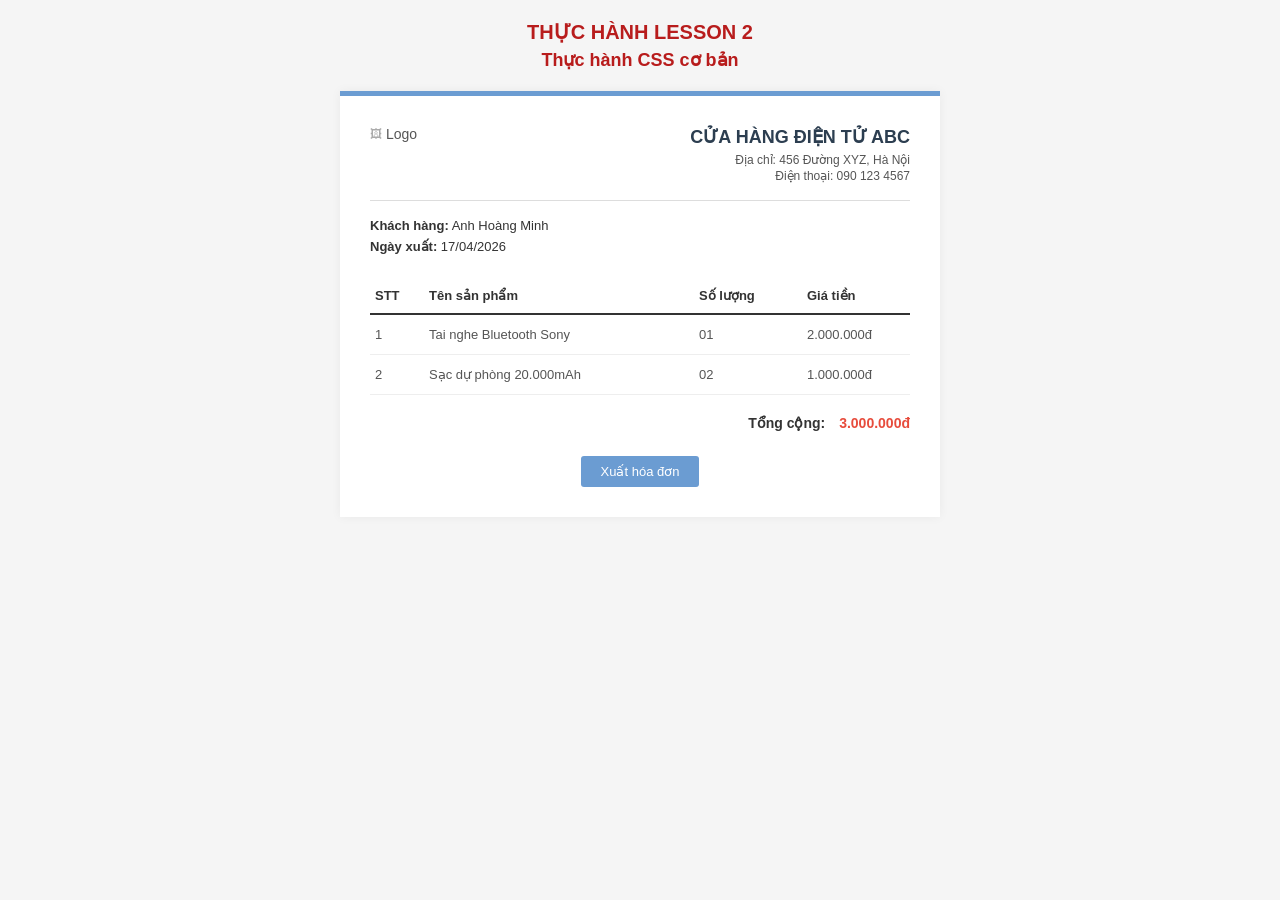
<file: buoi2/thucHanh.html>
<!DOCTYPE html>
<html lang="vi">
<head>
    <meta charset="UTF-8">
    <meta name="viewport" content="width=device-width, initial-scale=1.0">
    <title>Thực hành Lesson 2 - CSS cơ bản</title>
    <style>
        body {
            font-family: Arial, sans-serif;
            background-color: #f5f5f5;
            margin: 0;
            padding: 20px;
        }

        .title-container {
            text-align: center;
            color: #b81c1c;
            margin-bottom: 20px;
        }

        .title-container h1 {
            font-size: 20px;
            margin: 0 0 5px 0;
            text-transform: uppercase;
        }

        .title-container h2 {
            font-size: 18px;
            margin: 0;
            font-weight: bold;
        }

        .invoice-card {
            max-width: 600px;
            margin: 0 auto;
            background-color: #ffffff;
            border-top: 5px solid #6b9cd2;
            padding: 30px;
            box-shadow: 0 0 10px rgba(0, 0, 0, 0.05);
            box-sizing: border-box;
        }

        .header {
            display: flex;
            justify-content: space-between;
            align-items: flex-start;
            border-bottom: 1px solid #ddd;
            padding-bottom: 15px;
            margin-bottom: 15px;
        }

        .logo {
            font-size: 14px;
            color: #555;
            display: flex;
            align-items: center;
        }

        .logo img {
            width: 16px;
            height: 16px;
            margin-right: 5px;
        }

        .store-info {
            text-align: right;
        }

        .store-info h3 {
            margin: 0 0 5px 0;
            font-size: 18px;
            color: #2c3e50;
            text-transform: uppercase;
        }

        .store-info p {
            margin: 2px 0;
            font-size: 12px;
            color: #555;
        }

        .customer-info {
            font-size: 13px;
            color: #333;
            margin-bottom: 20px;
            line-height: 1.6;
        }

        .customer-info span {
            font-weight: bold;
        }

        .invoice-table {
            width: 100%;
            border-collapse: collapse;
            font-size: 13px;
            margin-bottom: 20px;
        }

        .invoice-table th {
            text-align: left;
            padding: 10px 5px;
            border-bottom: 2px solid #333;
            color: #333;
        }

        .invoice-table td {
            padding: 12px 5px;
            border-bottom: 1px solid #eee;
            color: #555;
        }

        .invoice-table th:nth-child(1),
        .invoice-table td:nth-child(1) {
            width: 10%;
        }

        .invoice-table th:nth-child(2),
        .invoice-table td:nth-child(2) {
            width: 50%;
        }

        .invoice-table th:nth-child(3),
        .invoice-table td:nth-child(3) {
            width: 20%;
        }

        .invoice-table th:nth-child(4),
        .invoice-table td:nth-child(4) {
            width: 20%;
        }

        .total-section {
            text-align: right;
            font-size: 14px;
            margin-bottom: 25px;
        }

        .total-section .total-label {
            font-weight: bold;
            color: #333;
        }

        .total-section .total-amount {
            font-weight: bold;
            color: #e74c3c;
            margin-left: 10px;
        }

        .actions {
            text-align: center;
        }

        .btn-export {
            background-color: #6b9cd2;
            color: #ffffff;
            border: none;
            padding: 8px 20px;
            font-size: 13px;
            border-radius: 3px;
            cursor: pointer;
        }

        .btn-export:hover {
            background-color: #5583b6;
        }
    </style>
</head>
<body>

    <div class="title-container">
        <h1>THỰC HÀNH LESSON 2</h1>
        <h2>Thực hành CSS cơ bản</h2>
    </div>

    <div class="invoice-card">
        <div class="header">
            <div class="logo">
                <span style="font-size:12px; color:#aaa; margin-right:4px;">🖼</span> Logo
            </div>
            <div class="store-info">
                <h3>CỬA HÀNG ĐIỆN TỬ ABC</h3>
                <p>Địa chỉ: 456 Đường XYZ, Hà Nội</p>
                <p>Điện thoại: 090 123 4567</p>
            </div>
        </div>

        <div class="customer-info">
            <div><span>Khách hàng:</span> Anh Hoàng Minh</div>
            <div><span>Ngày xuất:</span> 17/04/2026</div>
        </div>

        <table class="invoice-table">
            <thead>
                <tr>
                    <th>STT</th>
                    <th>Tên sản phẩm</th>
                    <th>Số lượng</th>
                    <th>Giá tiền</th>
                </tr>
            </thead>
            <tbody>
                <tr>
                    <td>1</td>
                    <td>Tai nghe Bluetooth Sony</td>
                    <td>01</td>
                    <td>2.000.000đ</td>
                </tr>
                <tr>
                    <td>2</td>
                    <td>Sạc dự phòng 20.000mAh</td>
                    <td>02</td>
                    <td>1.000.000đ</td>
                </tr>
            </tbody>
        </table>

        <div class="total-section">
            <span class="total-label">Tổng cộng:</span>
            <span class="total-amount">3.000.000đ</span>
        </div>

        <div class="actions">
            <button class="btn-export">Xuất hóa đơn</button>
        </div>
    </div>

</body>
</html>
</file>
<file: buoi3/style.css>
* {
    box-sizing: border-box;
}

body {
    margin: 0;
    padding: 0;
    font-family: Arial, sans-serif;
    background-color: white;
}

/* Card */
.card {
    width: 238px;
    padding: 20px;
    margin: 20px;
    border: 1px solid #c9c9d8;
    border-radius: 12px;
    background-color: white;
}
.card:hover {
    background-color: rgb(225, 255, 255);
    border: 2px solid #7696ff;
}

/* Thumbnail */
.thumbnail {
    width: 100%;
    height: 60px;
    display: flex;
    align-items: center;
    justify-content: center;

    background-color: #e1e2ed;
    border-radius: 8px;

    color: #85869a;
    font-size: 10px;
}

/* Tiêu đề */
.card h3 {
    margin: 10px 0 5px;
    font-size: 12px;
    color: #20202a;
}

/* Mô tả */
.card p {
    margin: 0 0 10px;
    font-size: 10px;
    color: #666675;
}

/* Button */
.card button {
    padding: 6px 13px;
    border: none;
    border-radius: 6px;

    background-color: #202533;
    color: white;

    font-size: 9px;
    font-weight: bold;

    cursor: pointer;
}

.card button:hover {
    background-color: #373c49;
}
</file>
<file: buoi4/style.css>
/* Reset CSS căn bản */
* {
  margin: 0;
  padding: 0;
  box-sizing: border-box;
}

body {
  font-family: 'Inter', -apple-system, BlinkMacSystemFont, 'Segoe UI', Roboto, sans-serif;
  background-color: #ffffff;
  color: #1a202c;
  padding: 30px;
  display: flex;
  justify-content: flex-start;
  align-items: flex-start;
  min-height: 100vh;
}

/* Layout chính dạng Flexbox */
.container {
  display: flex;
  align-items: flex-start;
  gap: 28px;
}

/* Sidebar bên trái màu xanh đen */
.sidebar {
  background-color: #181d31;
  color: #ffffff;
  width: 140px;
  padding: 24px 20px;
  border-radius: 18px;
  display: flex;
  flex-direction: column;
  gap: 32px;
  box-shadow: 0 4px 12px rgba(0, 0, 0, 0.05);
}

.brand {
  font-size: 16px;
  font-weight: 700;
  letter-spacing: -0.2px;
}

.nav-menu {
  display: flex;
  flex-direction: column;
  gap: 6px;
}

.nav-item {
  color: #e2e8f0;
  text-decoration: none;
  font-size: 15px;
  font-weight: 500;
  line-height: 1.4;
  transition: opacity 0.2s;
}

.nav-item:hover {
  opacity: 0.8;
}

/* Khu vực nội dung bên phải */
.main-content {
  display: flex;
  flex-direction: column;
  gap: 20px;
  padding-top: 4px;
}

/* Tiêu đề Good morning! */
.greeting {
  font-size: 42px;
  font-weight: 800;
  color: #161c2e;
  letter-spacing: -1px;
  line-height: 1;
}

/* Lưới các thẻ thống kê */
.stats-grid {
  display: flex;
  gap: 16px;
}

/* Kiểu chung cho thẻ thống kê (Card) */
.stat-card {
  width: 150px;
  height: 100px;
  border-radius: 16px;
  padding: 18px 16px;
  display: flex;
  flex-direction: column;
  justify-content: flex-end;
}

/* Màu nền nhẹ nhàng cho từng thẻ theo hình ảnh */
.streak-card {
  background-color: #f0fdf4; /* Xanh lá nhạt */
}

.tasks-card {
  background-color: #f0f7ff; /* Xanh dương nhạt */
}

.progress-card {
  background-color: #fff7ed; /* Cam nhạt */
}

/* Giá trị số và nhãn chữ */
.stat-value {
  font-size: 20px;
  font-weight: 700;
  color: #1e293b;
  margin-bottom: 2px;
}

.stat-label {
  font-size: 14px;
  font-weight: 500;
  color: #334155;
}
</file>
<file: midTerm/style.css>
*,
*::before,
*::after {
    box-sizing: border-box;
    margin: 0;
    padding: 0;
}

:root {
    --purple: #8B3CF7;
    --purple-dark: #7228e0;
    --dark: #111111;
    --card-dark: #0d0d0d;
    --white: #ffffff;
    --muted: #aaaaaa;
    --bg: #f5f4fb;
    --radius-xl: 20px;
    --radius-lg: 16px;
    --radius-md: 12px;
    --radius-pill: 999px;
    --sidebar-w: 230px;
    --nav-h: 72px;
    --ease: .2s ease;
    --shadow: 0 4px 20px rgba(0, 0, 0, .18);
    --shadow-p: 0 6px 24px rgba(139, 60, 247, .45);
}

body {
    font-family: 'Inter', sans-serif;
    background: var(--bg);
    color: var(--dark);
    min-height: 100vh;
    display: flex;
    flex-direction: column;
    -webkit-font-smoothing: antialiased;
}

button {
    font-family: inherit;
    cursor: pointer;
    border: none;
    background: none;
}

ul {
    list-style: none;
}

.navbar {
    height: var(--nav-h);
    background: var(--white);
    display: flex;
    align-items: center;
    padding: 0 36px;
    gap: 24px;
    box-shadow: 0 1px 0 #e4e0f0, 0 2px 10px rgba(0, 0, 0, .06);
    position: sticky;
    top: 0;
    z-index: 200;
}

.nav-logo {
    font-size: 1.45rem;
    font-weight: 900;
    letter-spacing: -.02em;
    color: var(--dark);
    white-space: nowrap;
    flex-shrink: 0;
}

.nav-links {
    display: flex;
    gap: 40px;
    flex: 1;
    justify-content: center;
}

.nav-links a {
    text-decoration: none;
    font-size: 0.9rem;
    font-weight: 600;
    color: var(--dark);
    position: relative;
    padding-bottom: 4px;
    transition: color var(--ease);
}

.nav-links a::after {
    content: '';
    position: absolute;
    bottom: 0;
    left: 0;
    width: 0;
    height: 2px;
    background: var(--purple);
    border-radius: 2px;
    transition: width var(--ease);
}

.nav-links a.active::after,
.nav-links a:hover::after {
    width: 100%;
}

.nav-right {
    display: flex;
    align-items: center;
    gap: 14px;
    flex-shrink: 0;
}

.nav-bell-btn {
    width: 36px;
    height: 36px;
    border-radius: 50%;
    display: flex;
    align-items: center;
    justify-content: center;
    font-size: 1.1rem;
    color: var(--dark);
    transition: color var(--ease), background var(--ease);
}

.nav-bell-btn:hover {
    color: var(--purple);
    background: #f0ebff;
}

.nav-avatar {
    width: 40px;
    height: 40px;
    border-radius: 50%;
    object-fit: cover;
    display: block;
    flex-shrink: 0;
    box-shadow: 0 2px 8px rgba(139, 60, 247, .35);
}

.nav-username {
    font-size: 0.95rem;
    font-weight: 700;
    color: var(--purple);
}

.layout {
    display: flex;
    flex: 1;
    min-height: calc(100vh - var(--nav-h));
}

.sidebar {
    width: var(--sidebar-w);
    background: var(--dark);
    color: var(--white);
    display: flex;
    flex-direction: column;
    padding: 20px 0 28px;
    flex-shrink: 0;
    position: sticky;
    top: var(--nav-h);
    height: calc(100vh - var(--nav-h));
    overflow-y: auto;
}

.sidebar-menu {
    display: flex;
    flex-direction: column;
    flex: 1;
}

.sidebar-menu li a {
    display: flex;
    align-items: center;
    gap: 13px;
    padding: 13px 20px 13px 22px;
    text-decoration: none;
    color: var(--white);
    font-size: 0.92rem;
    font-weight: 600;
    border-radius: var(--radius-md);
    margin: 2px 10px;
    transition: background var(--ease), color var(--ease);
}

.sidebar-menu li a i {
    font-size: 1rem;
    width: 20px;
    text-align: center;
    flex-shrink: 0;
}

.sidebar-menu li a:hover {
    background: rgba(255, 255, 255, .09);
}

.sidebar-menu li.active a {
    background: var(--purple);
    color: var(--white);
    box-shadow: 0 4px 14px rgba(139, 60, 247, .4);
}

.sidebar-spacer {
    flex: 1;
    min-height: 32px;
}

.sidebar-menu li.logout a {
    color: var(--muted);
}

.sidebar-menu li.logout a:hover {
    background: rgba(255, 255, 255, .06);
    color: var(--white);
}

.main {
    flex: 1;
    padding: 30px 32px 36px;
    position: relative;
    overflow: hidden;
    min-width: 0;
    background-image: url('./background.jpg');
    background-size: cover;
    background-position: center;
    background-repeat: no-repeat;
}

.main::before {
    content: '';
    position: absolute;
    inset: 0;
    background: rgba(245, 244, 251, 0.72);
    pointer-events: none;
    z-index: 0;
}

.main>* {
    position: relative;
    z-index: 1;
}

.dash-header {
    display: flex;
    align-items: center;
    justify-content: space-between;
    margin-bottom: 22px;
}

.dash-title {
    font-size: 1.5rem;
    font-weight: 800;
    color: var(--dark);
    letter-spacing: -.01em;
}

.btn-feedback {
    border: 2px solid var(--purple);
    background: transparent;
    color: var(--purple);
    font-size: 0.85rem;
    font-weight: 700;
    padding: 9px 22px;
    border-radius: var(--radius-pill);
    transition: background var(--ease), color var(--ease), box-shadow var(--ease);
}

.btn-feedback:hover {
    background: var(--purple);
    color: var(--white);
    box-shadow: var(--shadow-p);
}

.top-cards {
    display: grid;
    grid-template-columns: repeat(3, 1fr);
    gap: 16px;
    margin-bottom: 18px;
}

.top-card {
    background: var(--dark);
    color: var(--white);
    border-radius: var(--radius-md);
    padding: 20px 24px;
    font-size: 1rem;
    font-weight: 700;
    min-height: 68px;
    display: flex;
    align-items: center;
    justify-content: center;
    text-align: center;
    transition: transform var(--ease), box-shadow var(--ease), background var(--ease);
}

.top-card:hover {
    transform: translateY(-3px);
    box-shadow: var(--shadow);
    background: #1c1c1c;
}

.middle-row {
    display: grid;
    grid-template-columns: 1fr 1fr 290px;
    gap: 16px;
    margin-bottom: 18px;
    align-items: start;
}

.big-card {
    background: var(--card-dark);
    color: var(--white);
    border-radius: var(--radius-xl);
    padding: 40px 28px;
    min-height: 255px;
    display: flex;
    align-items: center;
    justify-content: center;
    text-align: center;
    font-size: 1.7rem;
    font-weight: 900;
    line-height: 1.25;
    letter-spacing: .02em;
    transition: transform var(--ease), box-shadow var(--ease), background var(--ease);
}

.big-card:hover {
    transform: translateY(-5px);
    box-shadow: 0 16px 40px rgba(0, 0, 0, .28);
    background: #161616;
}

.update-card {
    background: var(--dark);
    color: var(--white);
    border-radius: var(--radius-xl);
    padding: 22px 20px 26px;
    min-height: 255px;
}

.update-title {
    font-size: 1rem;
    font-weight: 800;
    text-align: center;
    margin-bottom: 16px;
}

.update-items {
    display: flex;
    flex-direction: column;
    gap: 0;
}

.update-item {
    font-size: 0.78rem;
    color: var(--muted);
    line-height: 1.55;
    padding: 10px 0;
    border-bottom: 1px solid rgba(255, 255, 255, .07);
}

.update-item:last-child {
    border-bottom: none;
}

.bottom-row {
    display: grid;
    grid-template-columns: 1fr 290px;
    gap: 16px;
    align-items: center;
}

.status-card {
    background: var(--dark);
    color: var(--white);
    border-radius: var(--radius-lg);
    padding: 22px 36px;
    font-size: 1rem;
    font-weight: 700;
    min-height: 68px;
    display: flex;
    align-items: center;
    justify-content: center;
    border: 2px solid var(--purple);
    transition: transform var(--ease), box-shadow var(--ease);
}

.status-card:hover {
    transform: translateY(-3px);
    box-shadow: 0 8px 28px rgba(139, 60, 247, .3);
}

.chat-area {
    display: flex;
    flex-direction: column;
    align-items: flex-end;
    gap: 8px;
}

.chat-label {
    font-size: 0.9rem;
    font-weight: 700;
    color: var(--purple);
}

.chat-btn {
    width: 52px;
    height: 52px;
    border-radius: 50%;
    background: var(--purple);
    display: flex;
    align-items: center;
    justify-content: center;
    box-shadow: var(--shadow-p);
    transition: transform var(--ease), box-shadow var(--ease), background var(--ease);
}

.chat-btn:hover {
    transform: scale(1.12);
    background: var(--purple-dark);
    box-shadow: 0 10px 32px rgba(139, 60, 247, .6);
}

.chat-btn i {
    font-size: 1.35rem;
    color: var(--white);
}

@keyframes fadeUp {
    from {
        opacity: 0;
        transform: translateY(18px);
    }

    to {
        opacity: 1;
        transform: translateY(0);
    }
}

.dash-header {
    animation: fadeUp .4s ease both;
}

.top-cards {
    animation: fadeUp .45s ease .05s both;
}

.middle-row {
    animation: fadeUp .5s ease .12s both;
}

.bottom-row {
    animation: fadeUp .5s ease .2s both;
}

@media (max-width: 1200px) {
    .middle-row {
        grid-template-columns: 1fr 1fr;
    }

    .update-card {
        grid-column: 1 / -1;
        min-height: unset;
    }

    .bottom-row {
        grid-template-columns: 1fr auto;
    }
}

@media (max-width: 900px) {
    .top-cards {
        grid-template-columns: 1fr 1fr;
    }
}

@media (max-width: 720px) {
    .sidebar {
        display: none;
    }

    .main {
        padding: 20px 16px 28px;
    }

    .top-cards {
        grid-template-columns: 1fr;
    }

    .middle-row {
        grid-template-columns: 1fr;
    }

    .bottom-row {
        grid-template-columns: 1fr;
    }

    .chat-area {
        flex-direction: row;
        align-items: center;
        gap: 12px;
    }
}

@media (max-width: 560px) {
    .nav-links {
        display: none;
    }

    .nav-username {
        display: none;
    }

    .navbar {
        padding: 0 20px;
    }

    .big-card {
        font-size: 1.35rem;
        min-height: 180px;
    }
}
</file>
<file: buoi2/style.css>
@import url('https://fonts.googleapis.com/css2?family=Plus+Jakarta+Sans:wght@500;700;800&display=swap');

* {
    font-family: 'Plus Jakarta Sans', system-ui, -apple-system, sans-serif;box-sizing: border-box;
    margin: 0;
    padding: 0;
}

body {
    background-color: #f5f5f5;
    display: flex;
    align-items: center;
    justify-content: center;
    padding: 24px;
}

.card {
    background-color: #c1ffff;
    width: 100%;
    max-width: 320px;
    padding: 24px;
    border-radius: 20px;
    border-top: 5px solid hsl(197, 100%, 50%);
    box-shadow: 0 10px 30px rgba(0, 0, 0, 0.05);
    display: flex;
    flex-direction: column;
    gap: 12px;
}

.tag {
    color: #2eceff;
    font-size: 11px;
    font-weight: 800;
    letter-spacing: 0.8px;
    text-transform: uppercase;
    margin-top: 4px;
}

.name {
    color: #01afff;
    font-size: 24px;
    font-weight: 800;
    line-height: 1.2;
}

.description {
    color: #00c0fa;
    font-size: 14px;
    font-weight: 500;
    line-height: 1.5;
    margin-bottom: 8px;
}

.btn-theme {
    display: inline-block;
    align-self: flex-start;
    background-color: #43ace8;
    color: #ffffff;
    border: none;
    padding: 10px 20px;
    border-radius: 20px;
    font-size: 13px;
    font-weight: 700;
    font-family: inherit;
    cursor: pointer;
    transition: background-color 0.2s ease, transform 0.1s ease;
}

.btn-theme:hover {
    background-color: #00e1ff;
}

.btn-theme:active {
    transform: scale(0.98);
}
</file>
